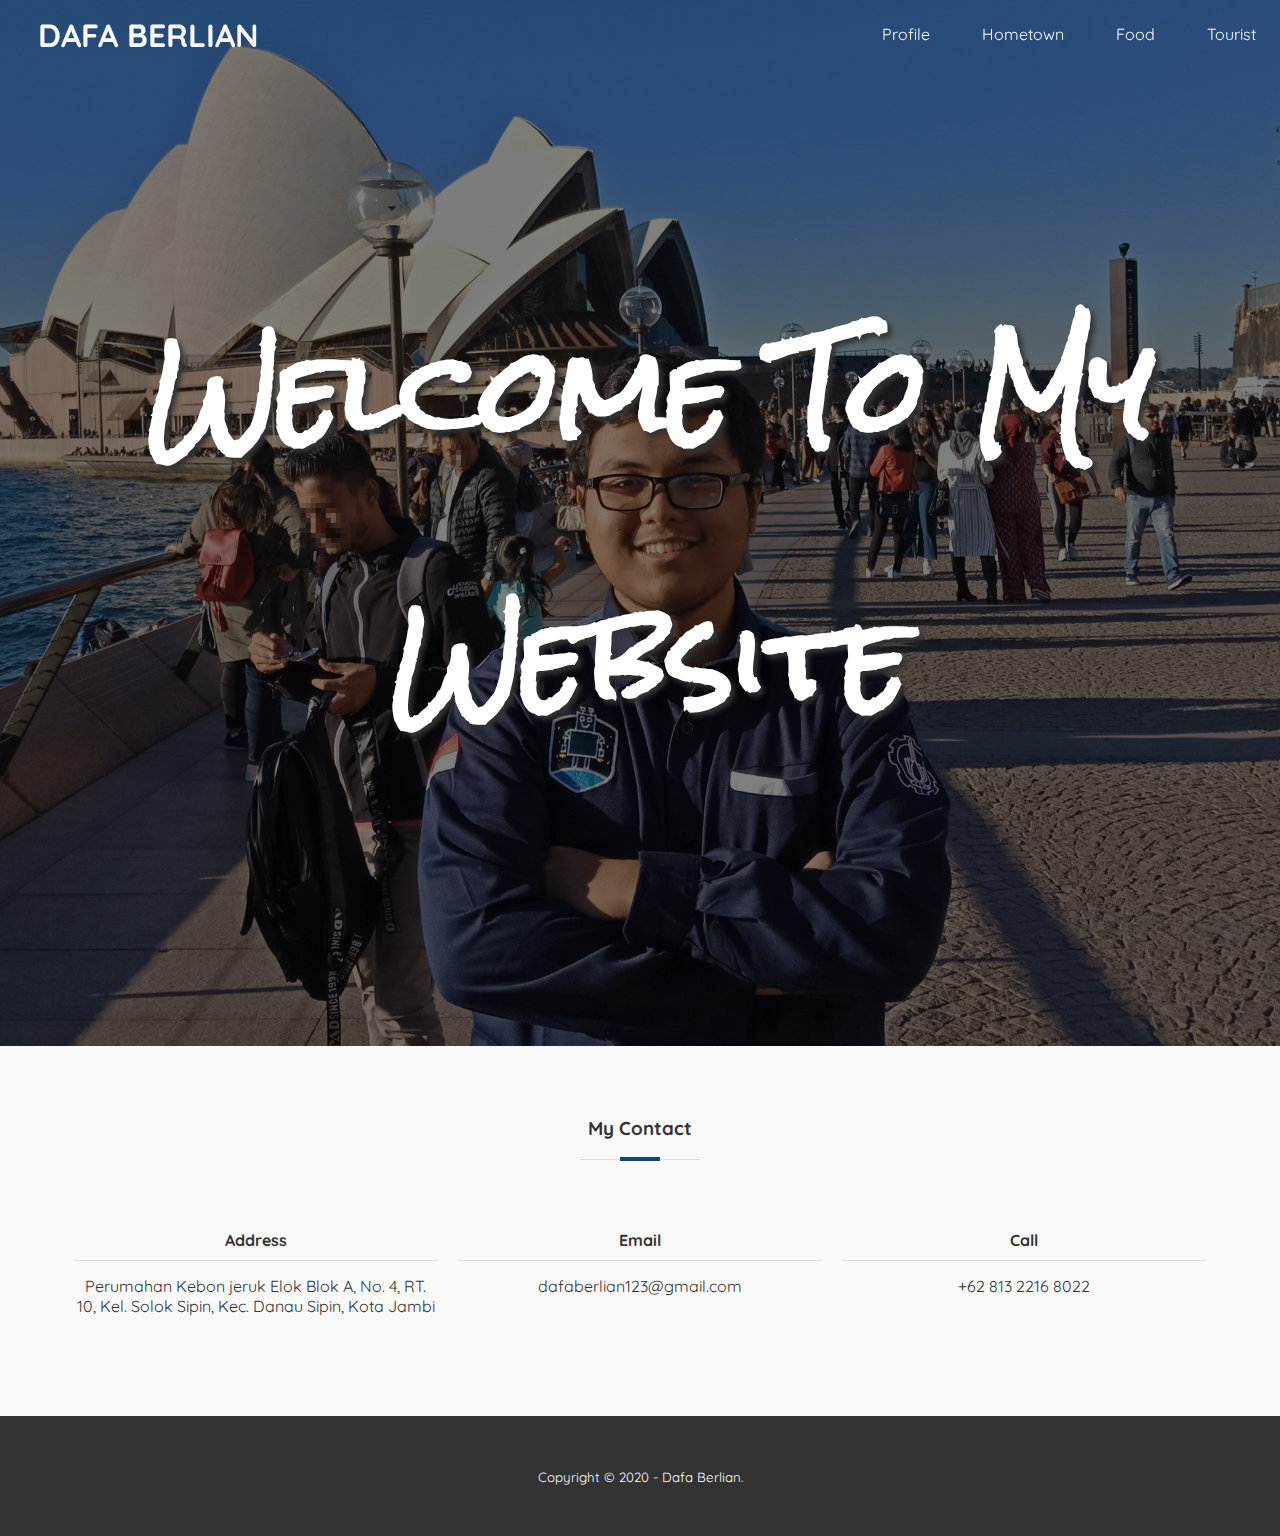
<file: index.html>
<!DOCTYPE html>
<html>

<head>
  <meta charset="utf-8">
  <meta name="viewport" content="width=device-width, initial-scale=1">
  <title>Dafa Berlian</title>
  <link rel="shortcut icon" href="img/favicon.ico" type="image/x-icon" />
  <link rel="stylesheet" type="text/css" href="css/style.css">
  <link href="https://fonts.googleapis.com/css2?family=Rock+Salt&display=swap" rel="stylesheet">
  <link href="https://fonts.googleapis.com/css2?family=Quicksand:wght@500&display=swap" rel="stylesheet">
</head>

<body>
  <input type="checkbox" id="check">
  <div class="sidebar">
    <ul>
      <a href="profile/"><li>Profile</li></a>
      <a href="hometown/"><li>Hometown</li></a>
      <a href="food/"><li>Food</li></a>
      <a href="tourist/"><li>Tourist</li></a>
    </ul>
  </div>

  <header>
    <div class="container">
      <h1><a href=".">DAFA BERLIAN</a></h1>
      <ul>
        <a href="profile/"><li>Profile</li></a>
        <a href="hometown/"><li>Hometown</li></a>
        <a href="food/"><li>Food</li></a>
        <a href="tourist/"><li>Tourist</li></a>
      </ul>

      <label for="check" class="mobile-menu">
        <div></div>
        <div></div>
        <div></div>
      </label>
    </div>
  </header>

  <section class="banner">
    <div class="container">
      <div class="banner-left">
        <h1>Welcome To My Website</h1>
      </div>
    </div>
  </section>

  <section id="contact">
    <div class="container">
      <h3>My Contact</h3>
      <div class="col-3">
        <h4>Address</h4>
        <p>Perumahan Kebon jeruk Elok Blok A, No. 4, RT. 10, Kel. Solok Sipin, Kec. Danau Sipin, Kota Jambi</p>
      </div>

      <div class="col-3">
        <h4>Email</h4>
        <p>dafaberlian123@gmail.com</p>
      </div>

      <div class="col-3">
        <h4>Call</h4>
        <p>+62 813 2216 8022</p>
      </div>
    </div>
  </section>

  <footer>
    <div class="container">
      <small>Copyright &copy; 2020 - Dafa Berlian.</small>
    </div>
  </footer>

</body>

</html>
</file>
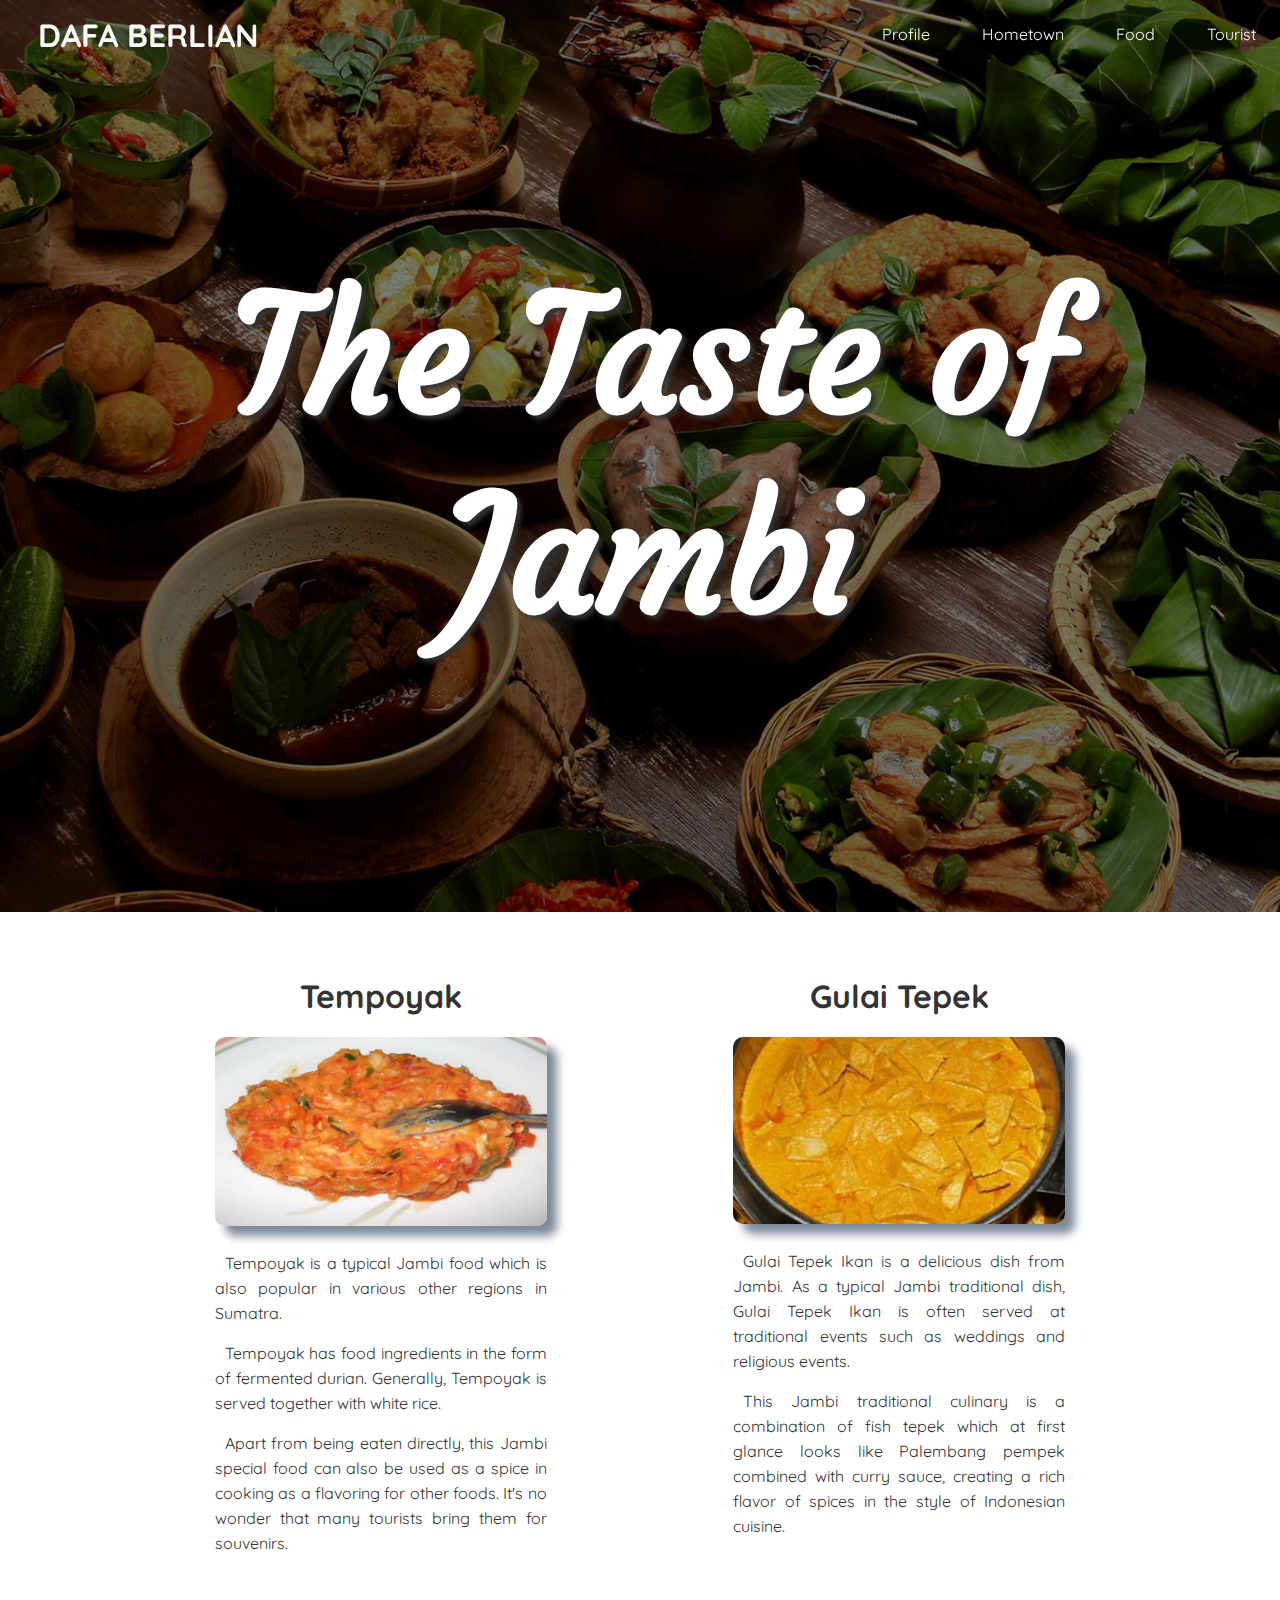
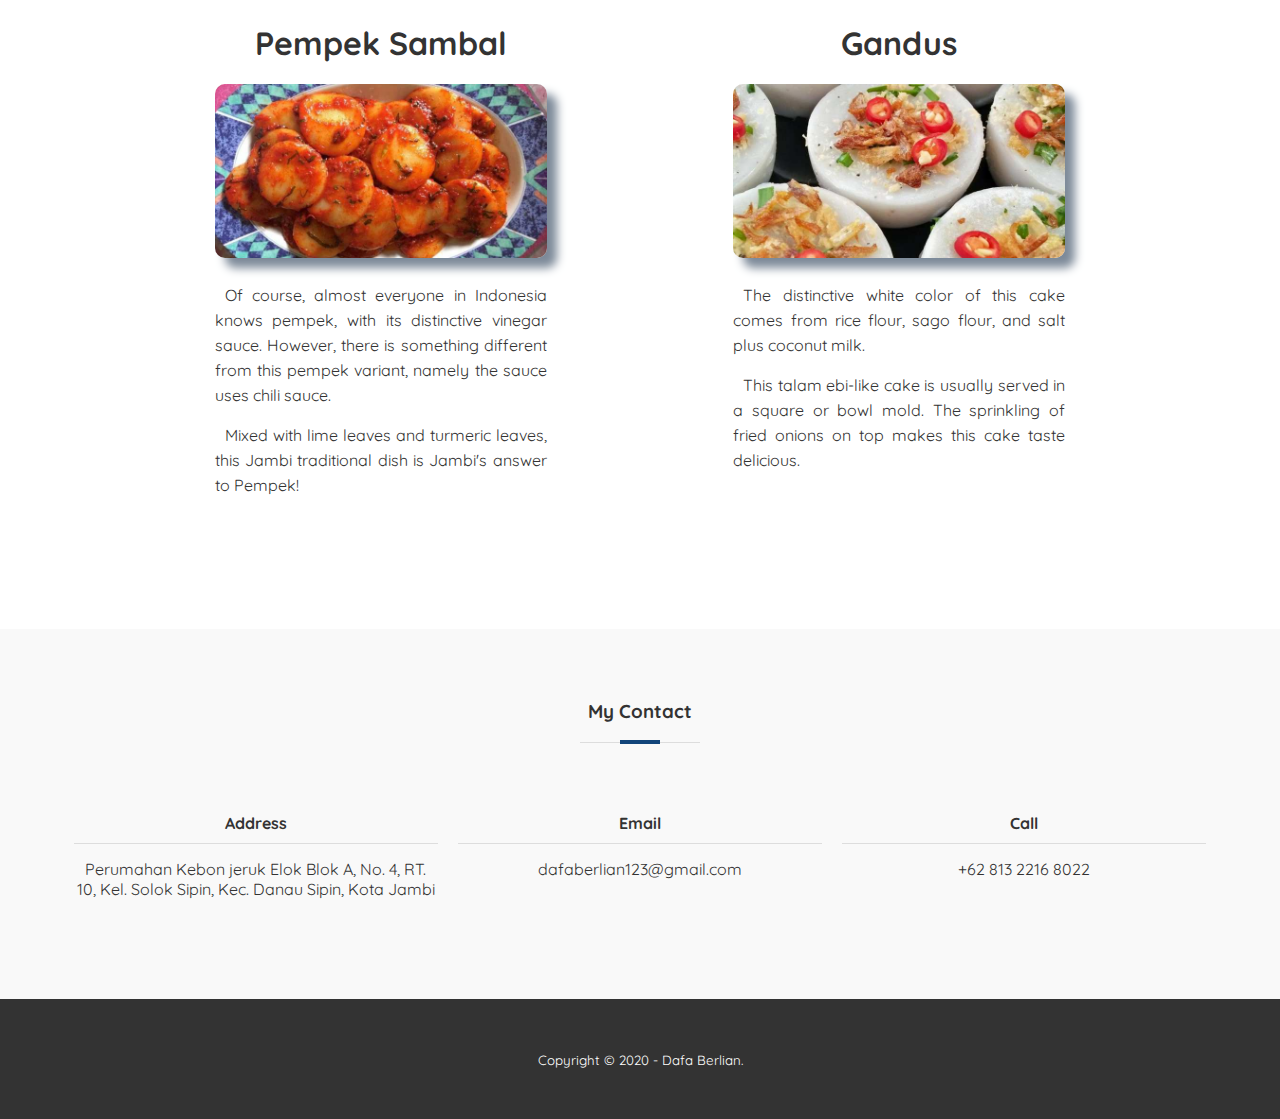
<file: food/index.html>
<!DOCTYPE html>
<html>

<head>
  <meta charset="utf-8">
  <meta name="viewport" content="width=device-width, initial-scale=1">
  <title>Food - Dafa Berlian</title>
  <link rel="shortcut icon" href="../img/favicon.ico" type="image/x-icon" />
  <link rel="stylesheet" type="text/css" href="css/style.css">
  <link href="https://fonts.googleapis.com/css2?family=Courgette&display=swap" rel="stylesheet">
  <link href="https://fonts.googleapis.com/css2?family=Quicksand:wght@500&display=swap" rel="stylesheet">
</head>

<body>
  <input type="checkbox" id="check">
  <div class="sidebar">
    <ul>
      <a href="../profile/"><li>Profile</li></a>
      <a href="../hometown/"><li>Hometown</li></a>
      <a href="../food/"><li>Food</li></a>
      <a href="../tourist/"><li>Tourist</li></a>
    </ul>
  </div>

  <header>
    <div class="container">
      <h1><a href="../">DAFA BERLIAN</a></h1>
      <ul>
        <a href="../profile/"><li>Profile</li></a>
        <a href="../hometown/"><li>Hometown</li></a>
        <a href="../food/"><li>Food</li></a>
        <a href="../tourist/"><li>Tourist</li></a>
      </ul>

      <label for="check" class="mobile-menu">
        <div></div>
        <div></div>
        <div></div>
      </label>
    </div>
  </header>

  <section class="banner">
    <div class="container">
      <div class="banner-left">
        <h1>The Taste of Jambi</h1>
      </div>
    </div>
  </section>

  <section id="about">
    <div class="container">
      <div class="item">
        <h1>Tempoyak</h1>
        <img src="img/tempoyak.jpg" alt="tempoyak">
        <p>Tempoyak is a typical Jambi food which is also popular in various other regions in Sumatra.</p>
        <p>Tempoyak has food ingredients in the form of fermented durian. Generally, Tempoyak is served together with white rice.</p>
        <p>Apart from being eaten directly, this Jambi special food can also be used as a spice in cooking as a flavoring for other foods. It's no wonder that many tourists bring them for souvenirs.</p>
      </div>
      
      <div class="item">
        <h1>Gulai Tepek</h1>
        <img src="img/tepek.jpg" alt="gulai tepek">
        <p>Gulai Tepek Ikan is a delicious dish from Jambi. As a typical Jambi traditional dish, Gulai Tepek Ikan is often served at traditional events such as weddings and religious events.</p>
        <p>This Jambi traditional culinary is a combination of fish tepek which at first glance looks like Palembang pempek combined with curry sauce, creating a rich flavor of spices in the style of Indonesian cuisine.</p>
      </div>

      <div class="item">
        <h1>Pempek Sambal</h1>
        <img src="img/sambal.jpg" alt="pempek sambal">
        <p>Of course, almost everyone in Indonesia knows pempek, with its distinctive vinegar sauce. However, there is something different from this pempek variant, namely the sauce uses chili sauce.</p>
        <p>Mixed with lime leaves and turmeric leaves, this Jambi traditional dish is Jambi's answer to Pempek!</p>
      </div>
      <div class="item">
        <h1>Gandus</h1>
        <img src="img/gandus.jpg" alt="gandus">
        <p>The distinctive white color of this cake comes from rice flour, sago flour, and salt plus coconut milk.</p>
        <p>This talam ebi-like cake is usually served in a square or bowl mold. The sprinkling of fried onions on top makes this cake taste delicious.</p>
      </div>
    </div>
    </div>
  </section>

  <section id="contact">
    <div class="container">
      <h3>My Contact</h3>
      <div class="col-3">
        <h4>Address</h4>
        <p>Perumahan Kebon jeruk Elok Blok A, No. 4, RT. 10, Kel. Solok Sipin, Kec. Danau Sipin, Kota Jambi</p>
      </div>

      <div class="col-3">
        <h4>Email</h4>
        <p>dafaberlian123@gmail.com</p>
      </div>

      <div class="col-3">
        <h4>Call</h4>
        <p>+62 813 2216 8022</p>
      </div>
    </div>
  </section>

  <footer>
    <div class="container">
      <small>Copyright &copy; 2020 - Dafa Berlian.</small>
    </div>
  </footer>

</body>

</html>
</file>
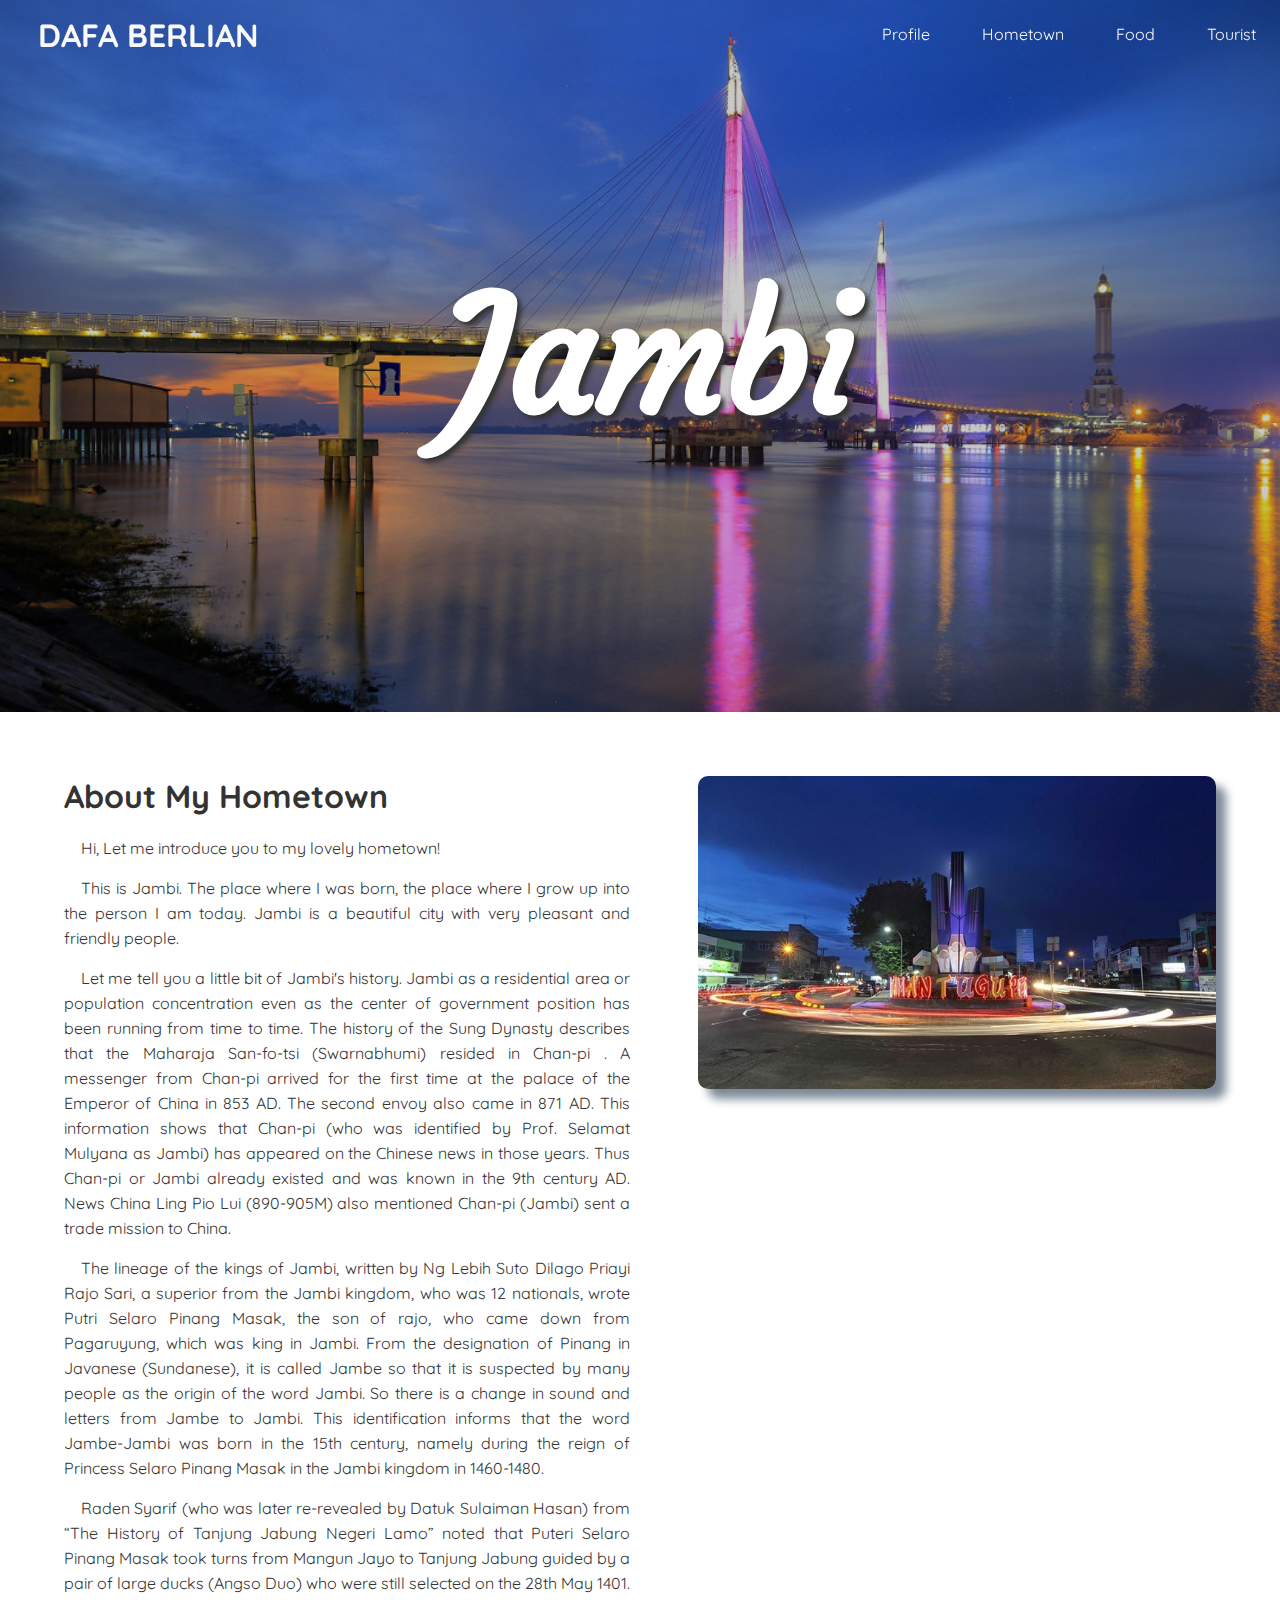
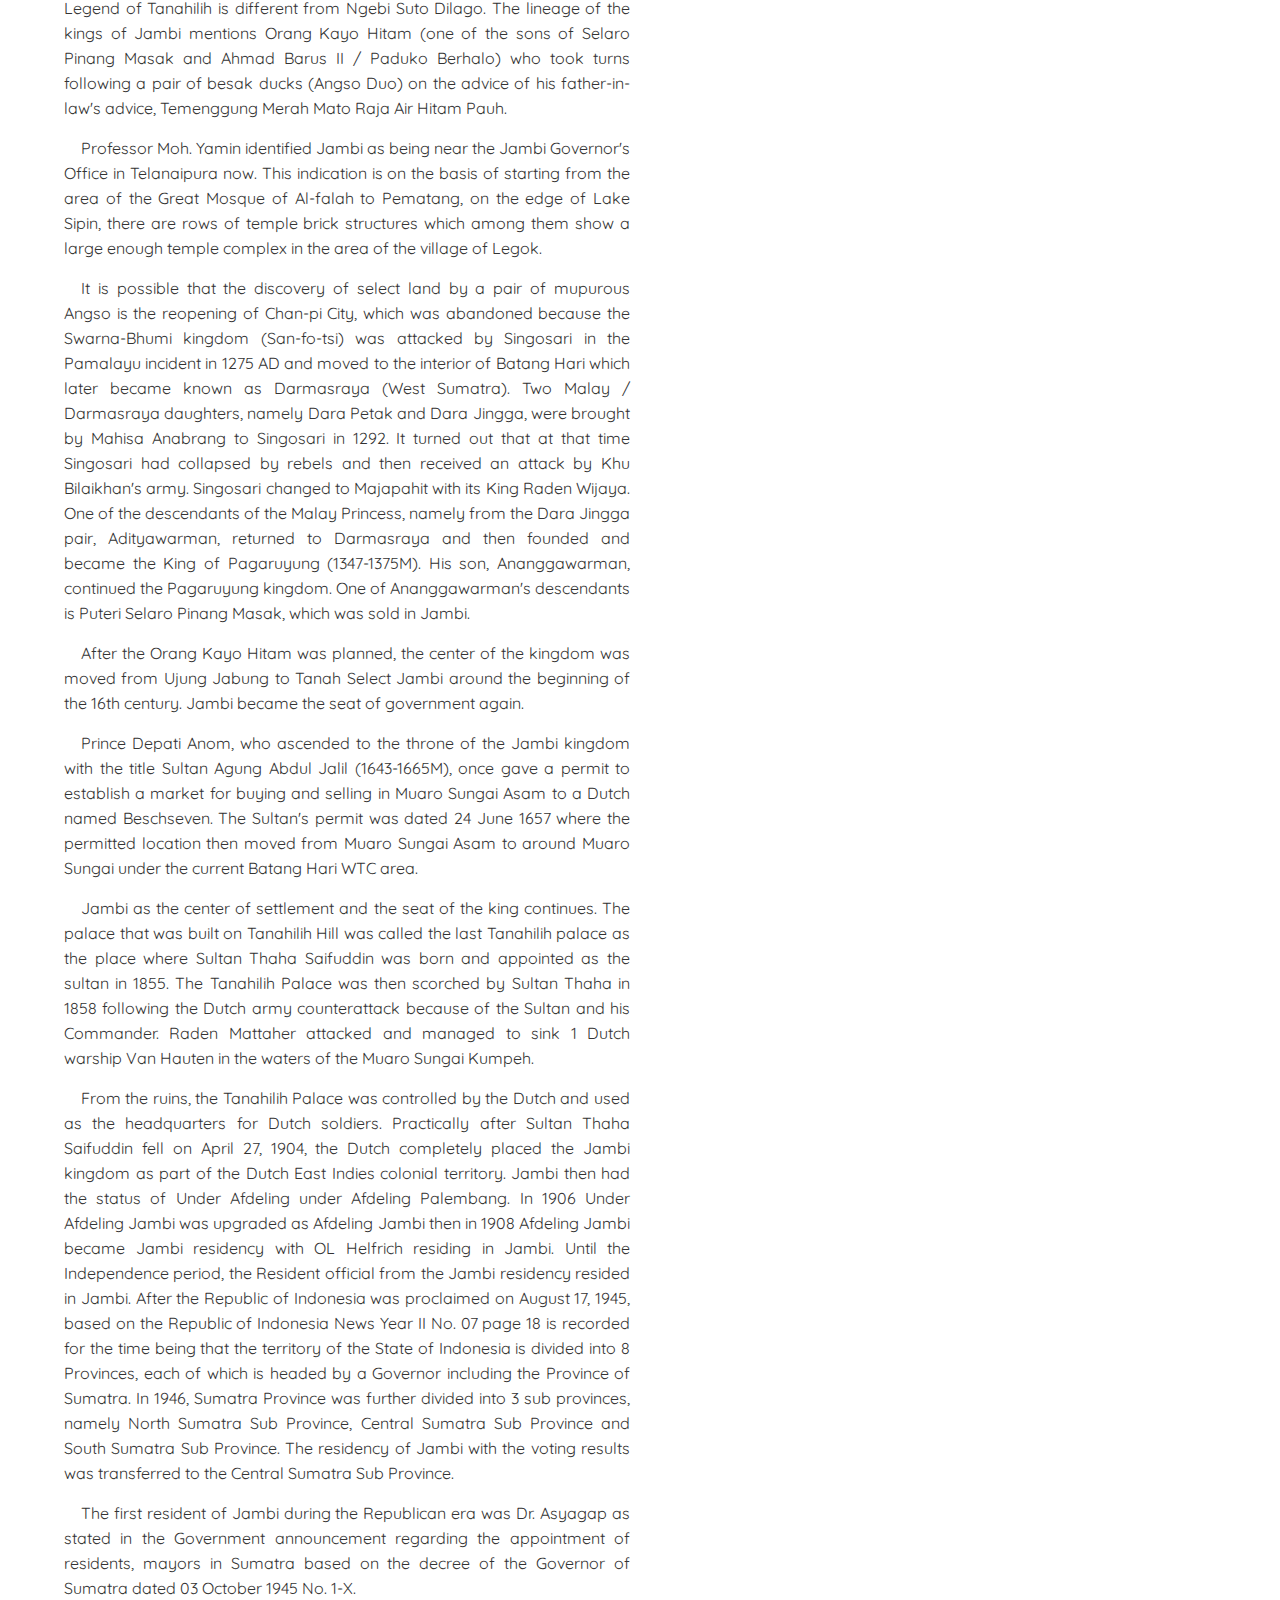
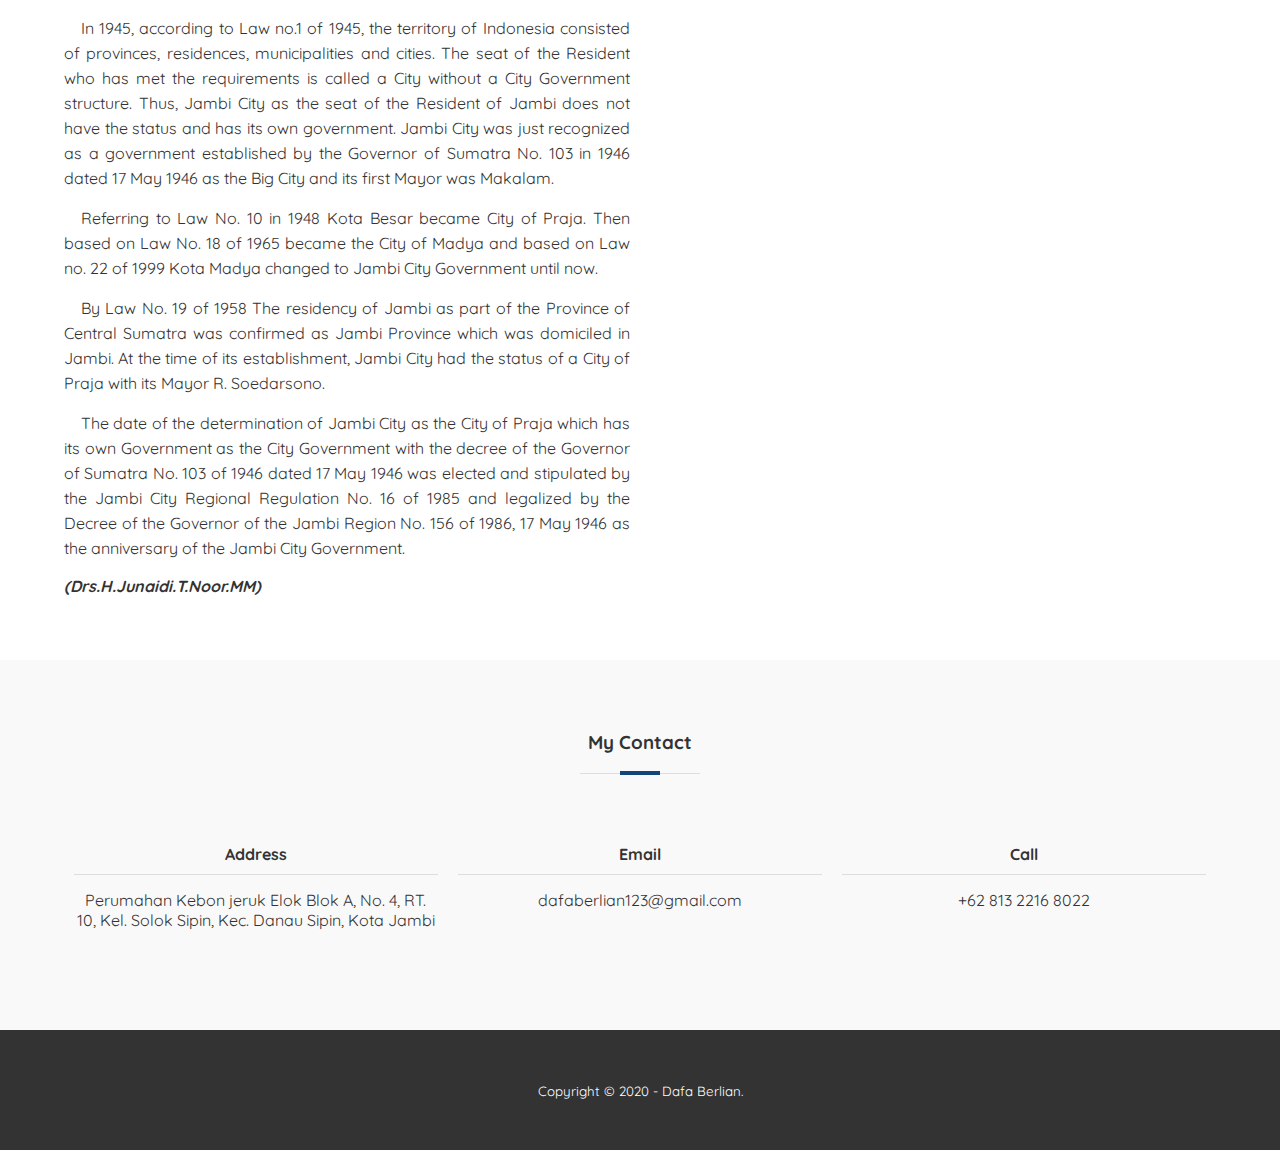
<file: hometown/index.html>
<!DOCTYPE html>
<html>

<head>
  <meta charset="utf-8">
  <meta name="viewport" content="width=device-width, initial-scale=1">
  <title>Hometown - Dafa Berlian</title>
  <link rel="shortcut icon" href="../img/favicon.ico" type="image/x-icon" />
  <link rel="stylesheet" type="text/css" href="css/style.css">
  <link href="https://fonts.googleapis.com/css2?family=Courgette&display=swap" rel="stylesheet">
  <link href="https://fonts.googleapis.com/css2?family=Quicksand:wght@500&display=swap" rel="stylesheet">
</head>

<body>
  <input type="checkbox" id="check">
  <div class="sidebar">
    <ul>
      <a href="../profile/"><li>Profile</li></a>
      <a href="../hometown/"><li>Hometown</li></a>
      <a href="../food/"><li>Food</li></a>
      <a href="../tourist/"><li>Tourist</li></a>
    </ul>
  </div>

  <header>
    <div class="container">
      <h1><a href="../">DAFA BERLIAN</a></h1>
      <ul>
        <a href="../profile/"><li>Profile</li></a>
        <a href="../hometown/"><li>Hometown</li></a>
        <a href="../food/"><li>Food</li></a>
        <a href="../tourist/"><li>Tourist</li></a>
      </ul>

      <label for="check" class="mobile-menu">
        <div></div>
        <div></div>
        <div></div>
      </label>
    </div>
  </header>

  <section class="banner">
      <div class="container">
          <div class="banner-left">
              <h1>Jambi</h1>
          </div>
      </div>
  </section>

  <section id="about">
      <div class="container">
        <img src="img/tugu pers.jpg" alt="tugu pers">
        <div class="textbox">
          <h1>About My Hometown</h1>
          <br>
          <p>Hi, Let me introduce you to my lovely hometown! </p>
          <p>This is Jambi. The place where I was born, the place where I grow up into the person I am today. Jambi is a beautiful city with very pleasant and friendly people.</p>
          <p>Let me tell you a little bit of Jambi's history. Jambi as a residential area or population concentration even as the center of government position has been running from time to time. The history of the Sung Dynasty describes that the Maharaja San-fo-tsi (Swarnabhumi) resided in Chan-pi . A messenger from Chan-pi arrived for the first time at the palace of the Emperor of China in 853 AD. The second envoy also came in 871 AD. This information shows that Chan-pi (who was identified by Prof. Selamat Mulyana as Jambi) has appeared on the Chinese news in those years. Thus Chan-pi or Jambi already existed and was known in the 9th century AD. News China Ling Pio Lui (890-905M) also mentioned Chan-pi (Jambi) sent a trade mission to China.</p>
          <p>The lineage of the kings of Jambi, written by Ng Lebih Suto Dilago Priayi Rajo Sari, a superior from the Jambi kingdom, who was 12 nationals, wrote Putri Selaro Pinang Masak, the son of rajo, who came down from Pagaruyung, which was king in Jambi. From the designation of Pinang in Javanese (Sundanese), it is called Jambe so that it is suspected by many people as the origin of the word Jambi. So there is a change in sound and letters from Jambe to Jambi. This identification informs that the word Jambe-Jambi was born in the 15th century, namely during the reign of Princess Selaro Pinang Masak in the Jambi kingdom in 1460-1480.</p>
          <p>Raden Syarif (who was later re-revealed by Datuk Sulaiman Hasan) from “The History of Tanjung Jabung Negeri Lamo” noted that Puteri Selaro Pinang Masak took turns from Mangun Jayo to Tanjung Jabung guided by a pair of large ducks (Angso Duo) who were still selected on the 28th May 1401. Legend of Tanahilih is different from Ngebi Suto Dilago. The lineage of the kings of Jambi mentions Orang Kayo Hitam (one of the sons of Selaro Pinang Masak and Ahmad Barus II / Paduko Berhalo) who took turns following a pair of besak ducks (Angso Duo) on the advice of his father-in-law's advice, Temenggung Merah Mato Raja Air Hitam Pauh.</p>
          <p>Professor Moh. Yamin identified Jambi as being near the Jambi Governor's Office in Telanaipura now. This indication is on the basis of starting from the area of ​​the Great Mosque of Al-falah to Pematang, on the edge of Lake Sipin, there are rows of temple brick structures which among them show a large enough temple complex in the area of ​​the village of Legok.</p>
          <p>It is possible that the discovery of select land by a pair of mupurous Angso is the reopening of Chan-pi City, which was abandoned because the Swarna-Bhumi kingdom (San-fo-tsi) was attacked by Singosari in the Pamalayu incident in 1275 AD and moved to the interior of Batang Hari which later became known as Darmasraya (West Sumatra). Two Malay / Darmasraya daughters, namely Dara Petak and Dara Jingga, were brought by Mahisa Anabrang to Singosari in 1292. It turned out that at that time Singosari had collapsed by rebels and then received an attack by Khu Bilaikhan's army. Singosari changed to Majapahit with its King Raden Wijaya. One of the descendants of the Malay Princess, namely from the Dara Jingga pair, Adityawarman, returned to Darmasraya and then founded and became the King of Pagaruyung (1347-1375M). His son, Ananggawarman, continued the Pagaruyung kingdom. One of Ananggawarman's descendants is Puteri Selaro Pinang Masak, which was sold in Jambi.</p>
          <p>After the Orang Kayo Hitam was planned, the center of the kingdom was moved from Ujung Jabung to Tanah Select Jambi around the beginning of the 16th century. Jambi became the seat of government again.</p>
          <p>Prince Depati Anom, who ascended to the throne of the Jambi kingdom with the title Sultan Agung Abdul Jalil (1643-1665M), once gave a permit to establish a market for buying and selling in Muaro Sungai Asam to a Dutch named Beschseven. The Sultan's permit was dated 24 June 1657 where the permitted location then moved from Muaro Sungai Asam to around Muaro Sungai under the current Batang Hari WTC area.</p>
          <p>Jambi as the center of settlement and the seat of the king continues. The palace that was built on Tanahilih Hill was called the last Tanahilih palace as the place where Sultan Thaha Saifuddin was born and appointed as the sultan in 1855. The Tanahilih Palace was then scorched by Sultan Thaha in 1858 following the Dutch army counterattack because of the Sultan and his Commander. Raden Mattaher attacked and managed to sink 1 Dutch warship Van Hauten in the waters of the Muaro Sungai Kumpeh.</p>
          <p>From the ruins, the Tanahilih Palace was controlled by the Dutch and used as the headquarters for Dutch soldiers. Practically after Sultan Thaha Saifuddin fell on April 27, 1904, the Dutch completely placed the Jambi kingdom as part of the Dutch East Indies colonial territory. Jambi then had the status of Under Afdeling under Afdeling Palembang. In 1906 Under Afdeling Jambi was upgraded as Afdeling Jambi then in 1908 Afdeling Jambi became Jambi residency with OL Helfrich residing in Jambi. Until the Independence period, the Resident official from the Jambi residency resided in Jambi. After the Republic of Indonesia was proclaimed on August 17, 1945, based on the Republic of Indonesia News Year II No. 07 page 18 is recorded for the time being that the territory of the State of Indonesia is divided into 8 Provinces, each of which is headed by a Governor including the Province of Sumatra. In 1946, Sumatra Province was further divided into 3 sub provinces, namely North Sumatra Sub Province, Central Sumatra Sub Province and South Sumatra Sub Province. The residency of Jambi with the voting results was transferred to the Central Sumatra Sub Province.</p>
          <p>The first resident of Jambi during the Republican era was Dr. Asyagap as stated in the Government announcement regarding the appointment of residents, mayors in Sumatra based on the decree of the Governor of Sumatra dated 03 October 1945 No. 1-X.</p>
          <p>In 1945, according to Law no.1 of 1945, the territory of Indonesia consisted of provinces, residences, municipalities and cities. The seat of the Resident who has met the requirements is called a City without a City Government structure. Thus, Jambi City as the seat of the Resident of Jambi does not have the status and has its own government. Jambi City was just recognized as a government established by the Governor of Sumatra No. 103 in 1946 dated 17 May 1946 as the Big City and its first Mayor was Makalam.</p>
          <p>Referring to Law No. 10 in 1948 Kota Besar became City of Praja. Then based on Law No. 18 of 1965 became the City of Madya and based on Law no. 22 of 1999 Kota Madya changed to Jambi City Government until now.</p>
          <p>By Law No. 19 of 1958 The residency of Jambi as part of the Province of Central Sumatra was confirmed as Jambi Province which was domiciled in Jambi. At the time of its establishment, Jambi City had the status of a City of Praja with its Mayor R. Soedarsono.</p>
          <p>The date of the determination of Jambi City as the City of Praja which has its own Government as the City Government with the decree of the Governor of Sumatra No. 103 of 1946 dated 17 May 1946 was elected and stipulated by the Jambi City Regional Regulation No. 16 of 1985 and legalized by the Decree of the Governor of the Jambi Region No. 156 of 1986, 17 May 1946 as the anniversary of the Jambi City Government.</p>
          <b><i><h4>(Drs.H.Junaidi.T.Noor.MM)</h4></i></b>  
        </div>
      </div>
  </section>

  <section id="contact">
      <div class="container">
          <h3>My Contact</h3>
          <div class="col-3">
              <h4>Address</h4>
              <p>Perumahan Kebon jeruk Elok Blok A, No. 4, RT. 10, Kel. Solok Sipin, Kec. Danau Sipin, Kota Jambi</p>
          </div>

          <div class="col-3">
              <h4>Email</h4>
              <p>dafaberlian123@gmail.com</p>
          </div>

          <div class="col-3">
              <h4>Call</h4>
              <p>+62 813 2216 8022</p>
          </div>
      </div>
  </section>

  <footer>
      <div class="container">
          <small>Copyright &copy; 2020 - Dafa Berlian.</small>
      </div>
  </footer>

</body>

</html>
</file>
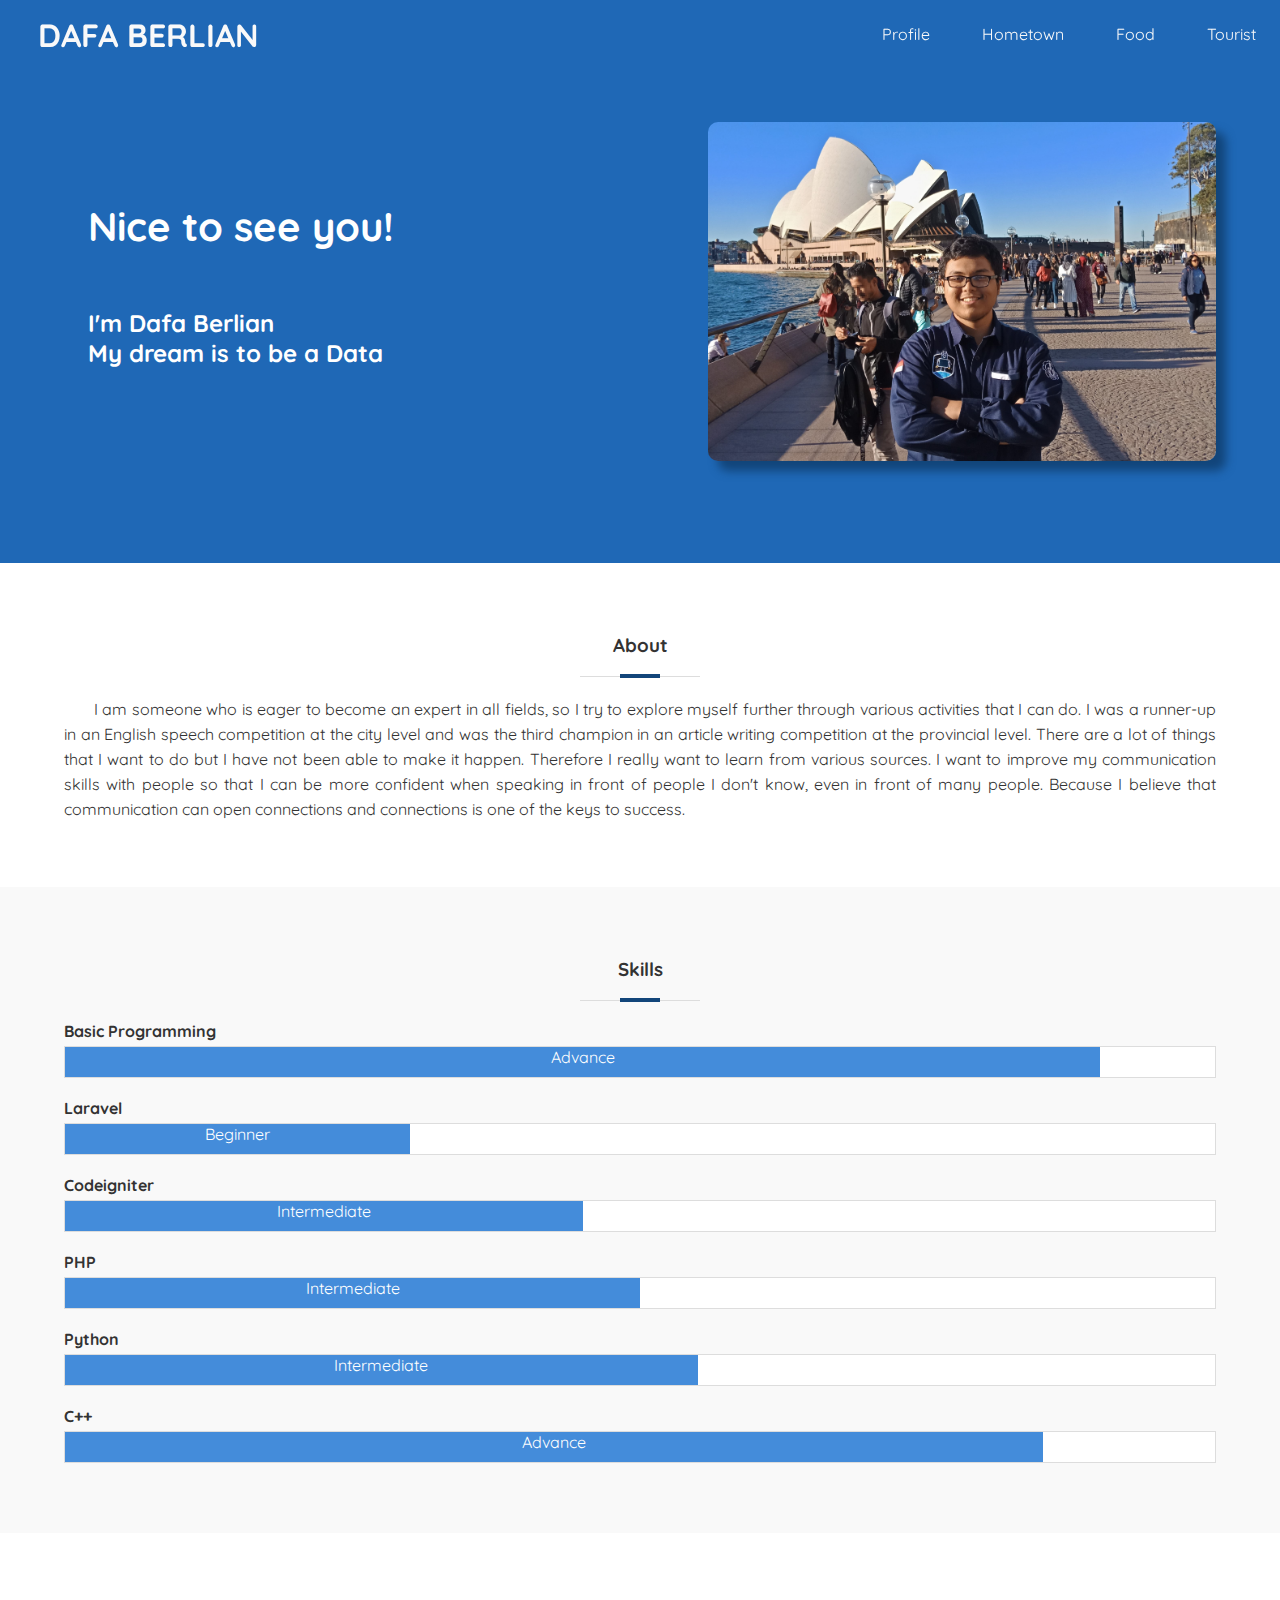
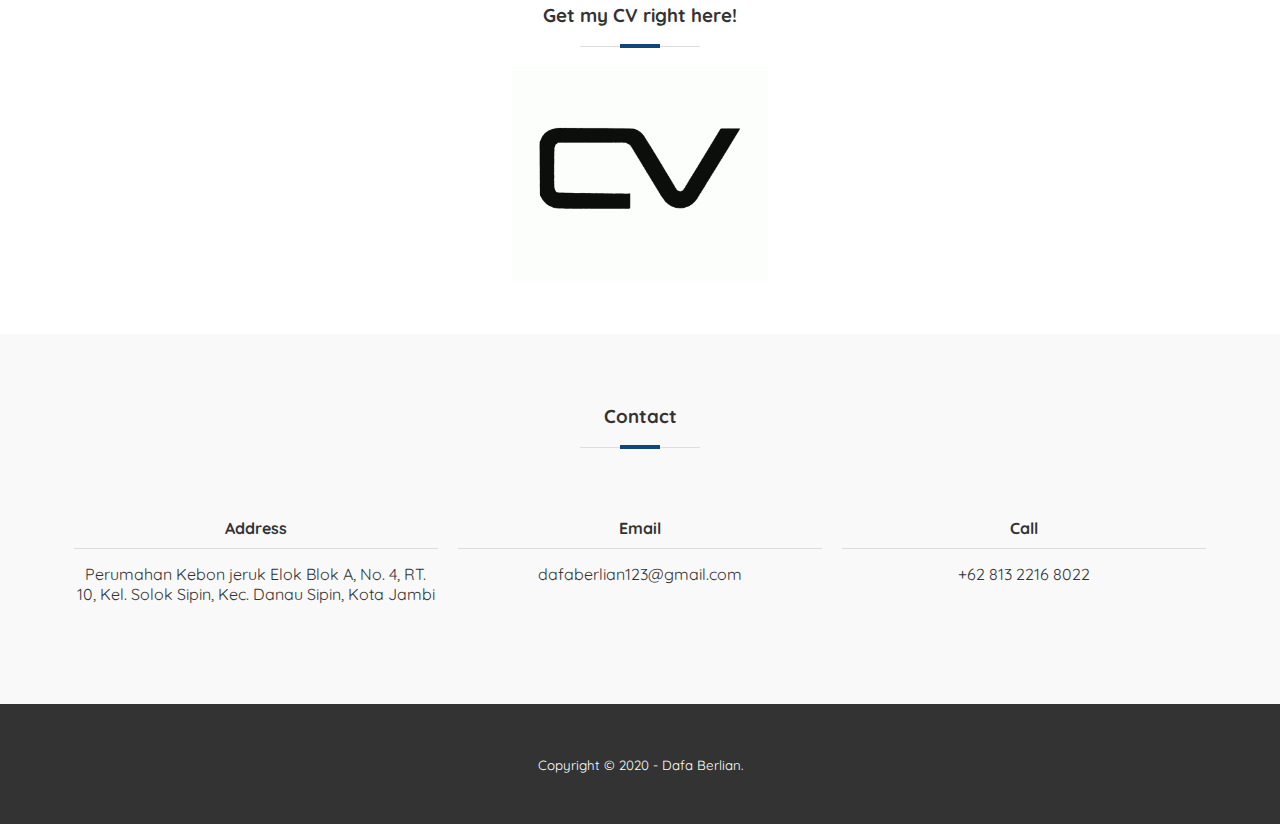
<file: profile/index.html>
<!DOCTYPE html>
<html>

<head>
  <meta charset="utf-8">
  <meta name="viewport" content="width=device-width, initial-scale=1">
  <title>Profile - Dafa Berlian</title>
  <link rel="shortcut icon" href="../img/favicon.ico" type="image/x-icon" />
  <link rel="stylesheet" type="text/css" href="css/style.css">
  <link href="https://fonts.googleapis.com/css2?family=Quicksand:wght@500&display=swap" rel="stylesheet">
</head>

<body>
  <input type="checkbox" id="check">
  <div class="sidebar">
    <ul>
      <a href="../profile/"><li>Profile</li></a>
      <a href="../hometown/"><li>Hometown</li></a>
      <a href="../food/"><li>Food</li></a>
      <a href="../tourist/"><li>Tourist</li></a>
    </ul>
  </div>

  <header>
    <div class="container">
      <h1><a href="../">DAFA BERLIAN</a></h1>
      <ul>
        <a href="../profile/"><li>Profile</li></a>
        <a href="../hometown/"><li>Hometown</li></a>
        <a href="../food/"><li>Food</li></a>
        <a href="../tourist/"><li>Tourist</li></a>
      </ul>

      <label for="check" class="mobile-menu">
        <div></div>
        <div></div>
        <div></div>
      </label>
    </div>
  </header>

  <section class="banner">
    <div class="container">
      <div class="banner-left">
        <img src="uploads/dafa.jpg">
        <h1>Nice to see you!</h1>
        <h2>I'm Dafa Berlian<br> My dream is to be a <span class="typing-efffect"></span></h2>
      </div>
    </div>
  </section>

  <section id="about">
    <div class="container">
      <h3>About</h3>
      <p>I am someone who is eager to become an expert in all fields, so I try to explore myself further through various activities that I can do. I was a runner-up in an English speech competition at the city level and was the third champion in an
          article writing competition at the provincial level. There are a lot of things that I want to do but I have not been able to make it happen. Therefore I really want to learn from various sources. I want to improve my communication skills
          with people so that I can be more confident when speaking in front of people I don't know, even in front of many people. Because I believe that communication can open connections and connections is one of the keys to success. </p>
    </div>
  </section>

  <section id="skills">
    <div class="container">
      <h3>Skills</h3>
      <h4>Basic Programming</h4>
      <div class="bar">
        <span class="nilai programming">Advance</span>
      </div>

      <h4>Laravel</h4>
      <div class="bar">
        <span class="nilai laravel">Beginner</span>
      </div>

      <h4>Codeigniter</h4>
      <div class="bar">
        <span class="nilai codeigniter">Intermediate</span>
      </div>

      <h4>PHP</h4>
      <div class="bar">
        <span class="nilai php">Intermediate</span>
      </div>

      <h4>Python</h4>
      <div class="bar">
        <span class="nilai py">Intermediate</span>
      </div>

      <h4>C++</h4>
      <div class="bar">
        <span class="nilai cpp">Advance</span>
      </div>
    </div>
  </section>


  <section class="cv">
    <h3>Get my CV right here!</h3>
    <div class="vertical-center">
      <a href="uploads/CV R Dafa Berlian Denmar with GPA.pdf" download="uploads/CV R Dafa Berlian Denmar with GPA.pdf">
        <img src="uploads/cvLogo.gif" alt="logo CV">
      </a>
    </div>
  </section>

  <section id="contact">
    <div class="container">
      <h3>Contact</h3>
      <div class="col-3">
        <h4>Address</h4>
        <p>Perumahan Kebon jeruk Elok Blok A, No. 4, RT. 10, Kel. Solok Sipin, Kec. Danau Sipin, Kota Jambi</p>
      </div>

      <div class="col-3">
        <h4>Email</h4>
        <p>dafaberlian123@gmail.com</p>
      </div>

      <div class="col-3">
        <h4>Call</h4>
        <p>+62 813 2216 8022</p>
      </div>
    </div>
  </section>

  <footer>
    <div class="container">
      <small>Copyright &copy; 2020 - Dafa Berlian.</small>
    </div>
  </footer>

  <script src="js/script.js"></script>
</body>

</html>
</file>
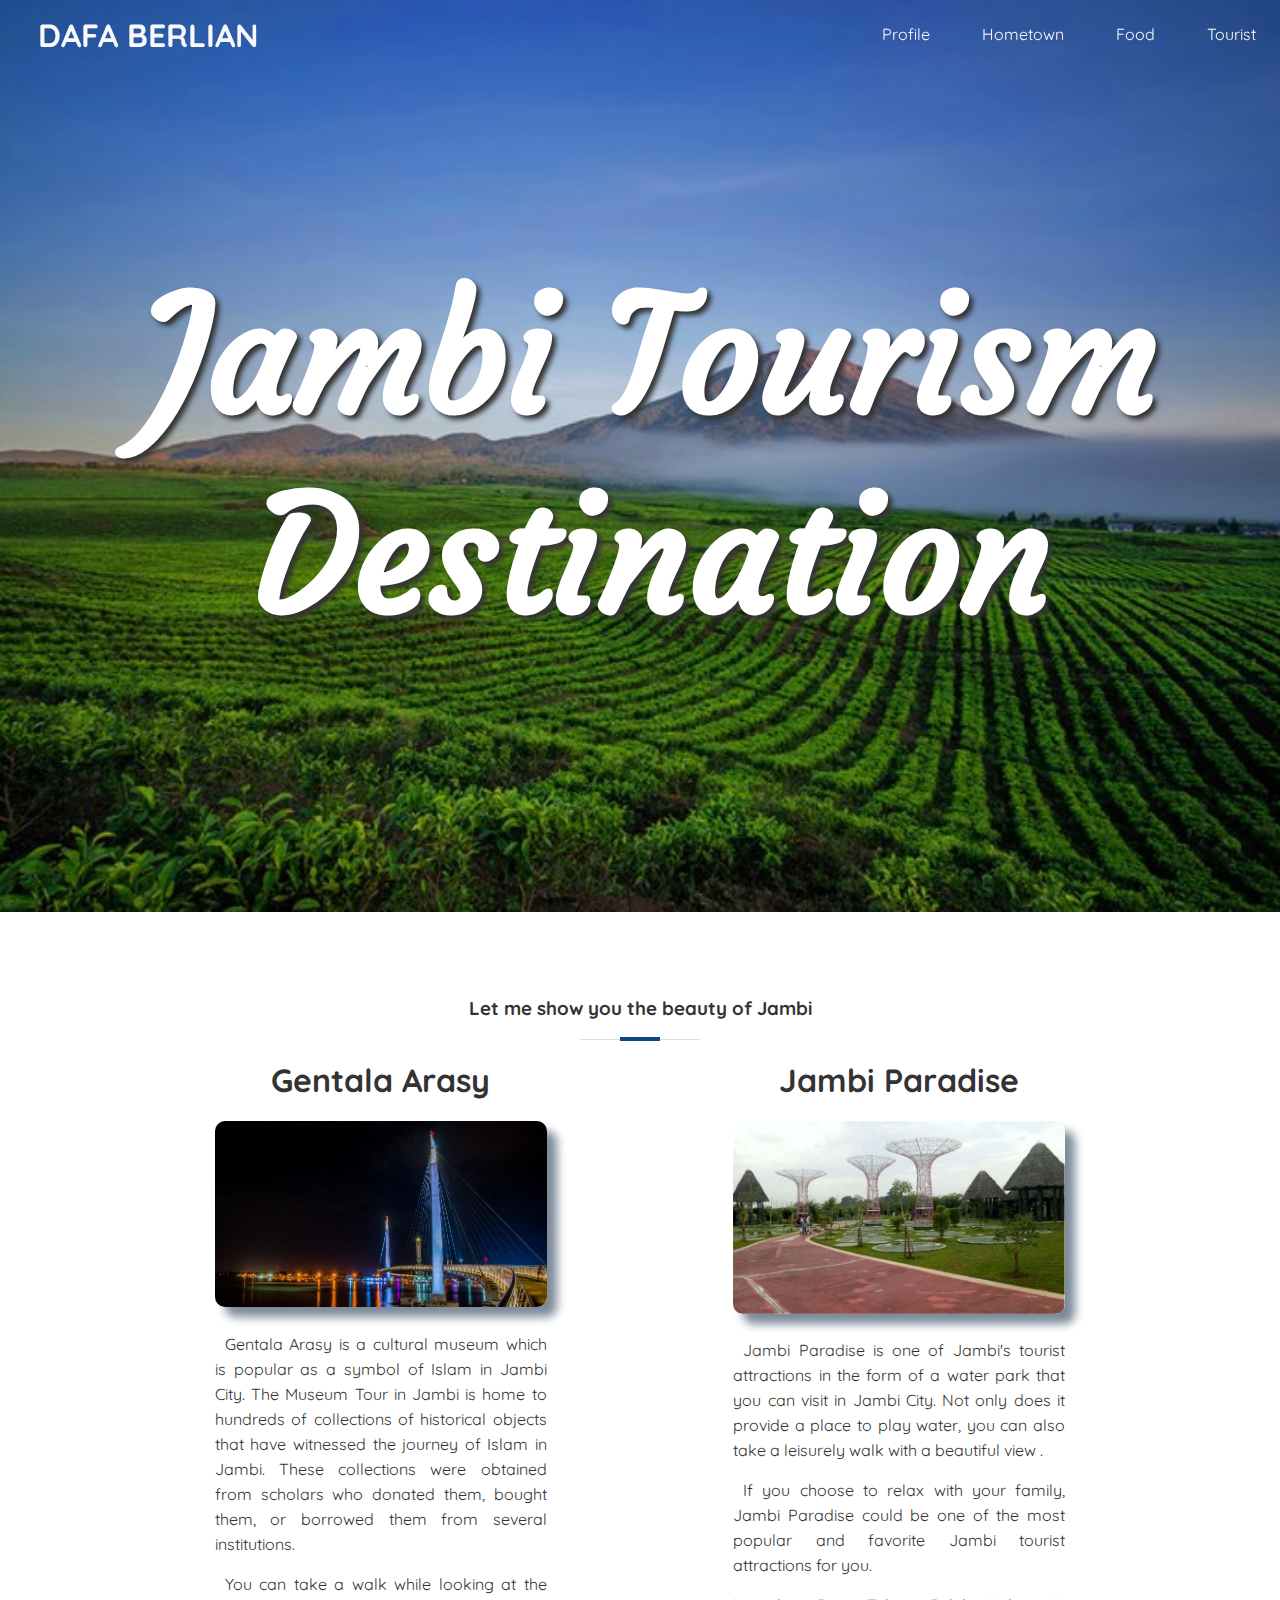
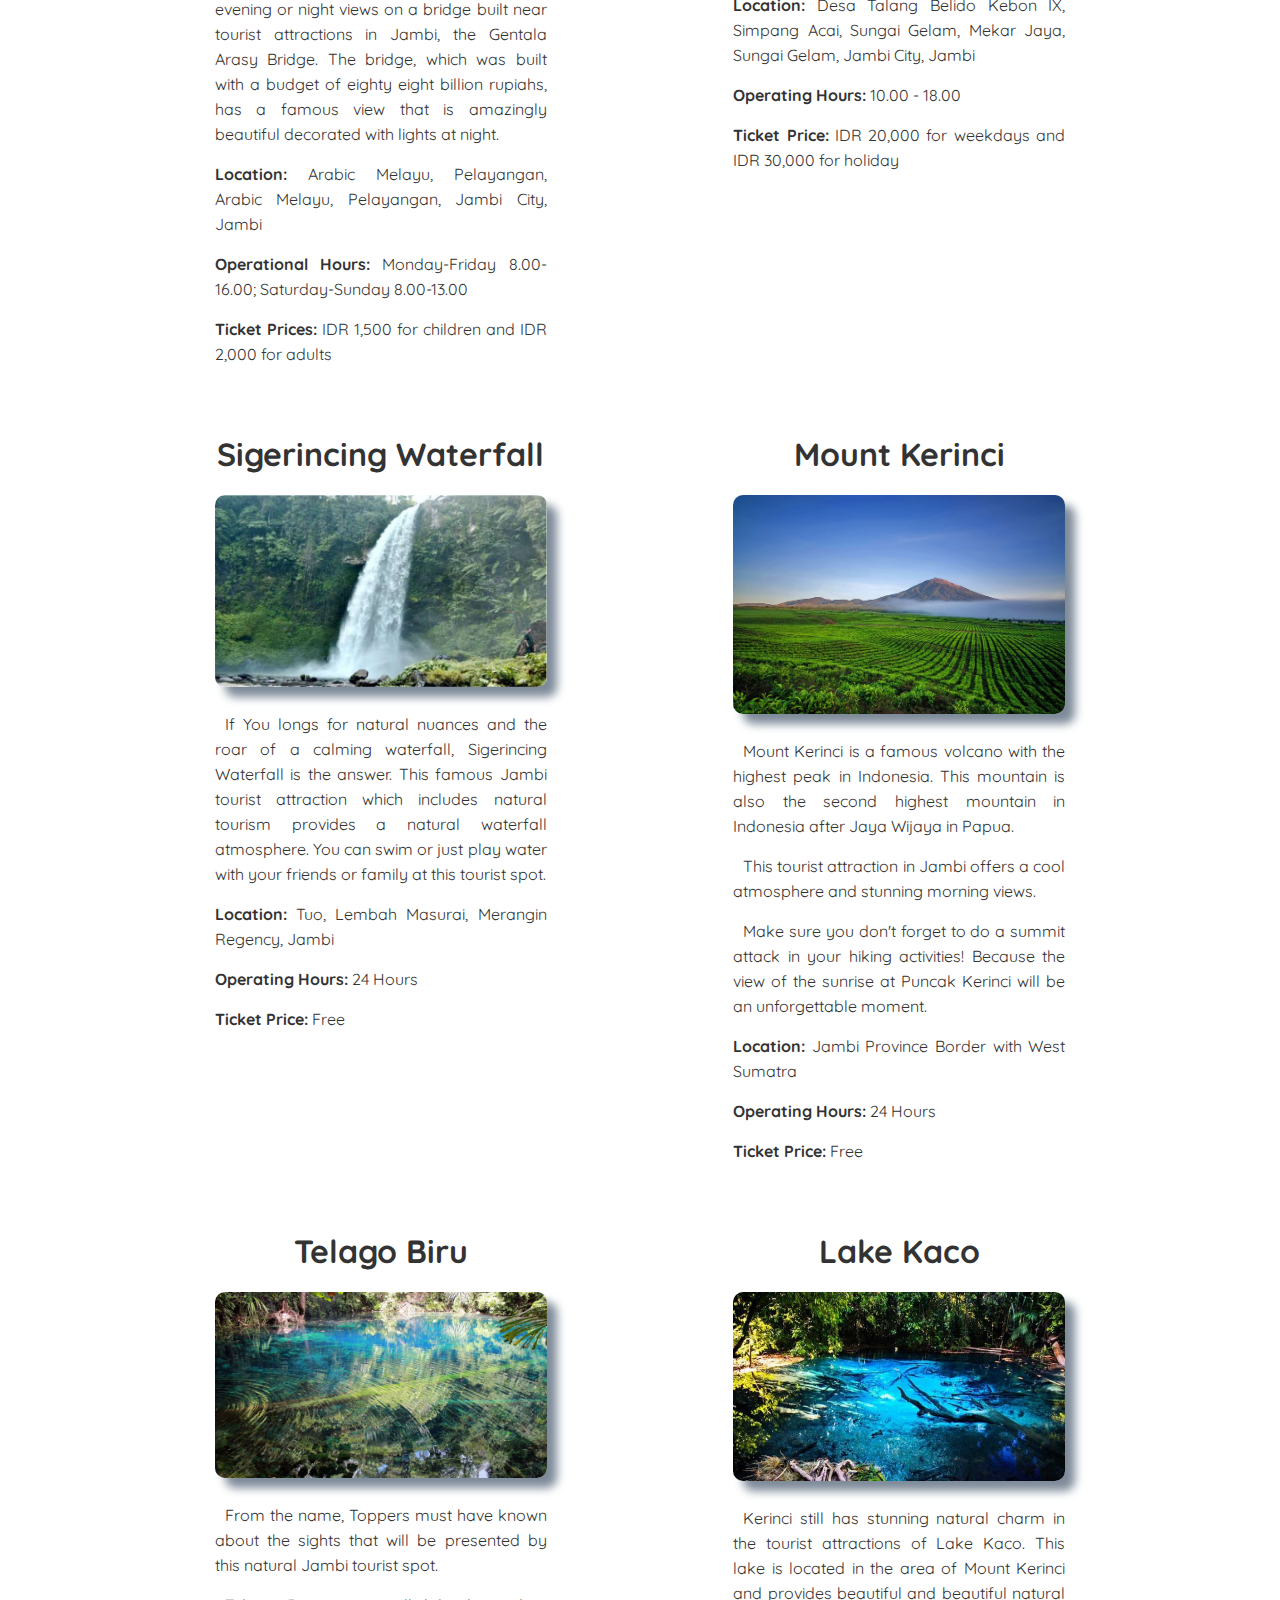
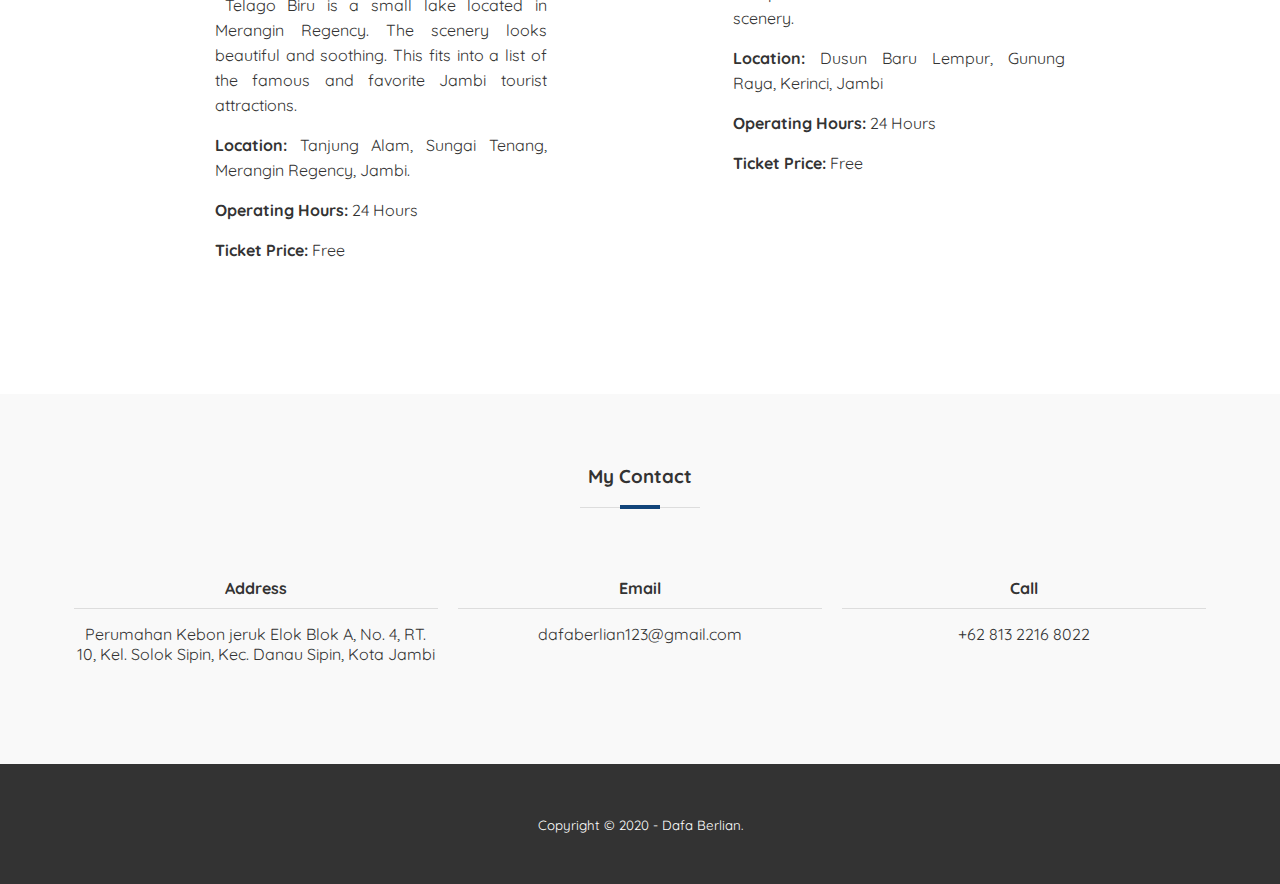
<file: tourist/index.html>
<!DOCTYPE html>
<html>

<head>
  <meta charset="utf-8">
  <meta name="viewport" content="width=device-width, initial-scale=1">
  <title>Tourist - Dafa Berlian</title>
  <link rel="shortcut icon" href="../img/favicon.ico" type="image/x-icon" />
  <link rel="stylesheet" type="text/css" href="css/style.css">
  <link href="https://fonts.googleapis.com/css2?family=Courgette&display=swap" rel="stylesheet">
  <link href="https://fonts.googleapis.com/css2?family=Quicksand:wght@500&display=swap" rel="stylesheet">
</head>

<body>
  <input type="checkbox" id="check">
  <div class="sidebar">
    <ul>
      <a href="../profile/"><li>Profile</li></a>
      <a href="../hometown/"><li>Hometown</li></a>
      <a href="../food/"><li>Food</li></a>
      <a href="../tourist/"><li>Tourist</li></a>
    </ul>
  </div>

  <header>
    <div class="container">
      <h1><a href="../">DAFA BERLIAN</a></h1>
      <ul>
        <a href="../profile/"><li>Profile</li></a>
        <a href="../hometown/"><li>Hometown</li></a>
        <a href="../food/"><li>Food</li></a>
        <a href="../tourist/"><li>Tourist</li></a>
      </ul>

      <label for="check" class="mobile-menu">
        <div></div>
        <div></div>
        <div></div>
      </label>
    </div>
  </header>

  <section class="banner">
    <div class="container">
      <div class="banner-left">
        <h1>Jambi Tourism Destination</h1>
      </div>
    </div>
  </section>

  <section id="about">
    <h3>Let me show you the beauty of Jambi</h3>
    <div class="container">
      <div class="item">
        <h1>Gentala Arasy</h1>
        <img src="img/gentala.jpg" alt="gentala">
        <p>Gentala Arasy is a cultural museum which is popular as a symbol of Islam in Jambi City. The Museum Tour in Jambi is home to hundreds of collections of historical objects that have witnessed the journey of Islam in Jambi. These collections were obtained from scholars who donated them, bought them, or borrowed them from several institutions.</p>
        <p>You can take a walk while looking at the evening or night views on a bridge built near tourist attractions in Jambi, the Gentala Arasy Bridge. The bridge, which was built with a budget of eighty eight billion rupiahs, has a famous view that is amazingly beautiful decorated with lights at night.</p>
        <p style="text-indent: 0;"><b>Location:</b> Arabic Melayu, Pelayangan, Arabic Melayu, Pelayangan, Jambi City, Jambi</p>
        <p style="text-indent: 0;"><b>Operational Hours:</b> Monday-Friday 8.00-16.00; Saturday-Sunday 8.00-13.00</p>
        <p style="text-indent: 0;"><b>Ticket Prices:</b> IDR 1,500 for children and IDR 2,000 for adults</p>
      </div>
      
      <div class="item">
        <h1>Jambi Paradise</h1>
        <img src="img/paradise.jpg" alt="Jambi Paradise">
        <p>Jambi Paradise is one of Jambi's tourist attractions in the form of a water park that you can visit in Jambi City. Not only does it provide a place to play water, you can also take a leisurely walk with a beautiful view .</p>
        <p>If you choose to relax with your family, Jambi Paradise could be one of the most popular and favorite Jambi tourist attractions for you.</p>
        <p style="text-indent: 0;"><b>Location:</b> Desa Talang Belido Kebon IX, Simpang Acai, Sungai Gelam, Mekar Jaya, Sungai Gelam, Jambi City, Jambi</p>
        <p style="text-indent: 0;"><b>Operating Hours:</b> 10.00 - 18.00</p>
        <p style="text-indent: 0;"><b>Ticket Price:</b> IDR 20,000 for weekdays and IDR 30,000 for holiday</p>
      </div>

      <div class="item">
        <h1>Sigerincing Waterfall</h1>
        <img src="img/sigerincing.jpg" alt="Sigerincing Waterfall">
        <p>If You longs for natural nuances and the roar of a calming waterfall, Sigerincing Waterfall is the answer. This famous Jambi tourist attraction which includes natural tourism provides a natural waterfall atmosphere. You can swim or just play water with your friends or family at this tourist spot.</p>
        <p style="text-indent: 0;"><b>Location:</b> Tuo, Lembah Masurai, Merangin Regency, Jambi</p>
        <p style="text-indent: 0;"><b>Operating Hours:</b> 24 Hours</p>
        <p style="text-indent: 0;"><b>Ticket Price:</b> Free</p>
      </div>

      <div class="item">
        <h1>Mount Kerinci</h1>
        <img src="img/kerinci.jpg" alt="Kerinci">
        <p>Mount Kerinci is a famous volcano with the highest peak in Indonesia. This mountain is also the second highest mountain in Indonesia after Jaya Wijaya in Papua.</p>
        <p>This tourist attraction in Jambi offers a cool atmosphere and stunning morning views.</p>
        <p>Make sure you don't forget to do a summit attack in your hiking activities! Because the view of the sunrise at Puncak Kerinci will be an unforgettable moment.</p>
        <p style="text-indent: 0;"><b>Location:</b> Jambi Province Border with West Sumatra</p>
        <p style="text-indent: 0;"><b>Operating Hours:</b> 24 Hours</p>
        <p style="text-indent: 0;"><b>Ticket Price:</b> Free</p>
      </div>

      <div class="item">
        <h1>Telago Biru</h1>
        <img src="img/telaga biru 1.jpg" alt="Telago biru">
        <p>From the name, Toppers must have known about the sights that will be presented by this natural Jambi tourist spot.</p>
        <p>Telago Biru is a small lake located in Merangin Regency. The scenery looks beautiful and soothing. This fits into a list of the famous and favorite Jambi tourist attractions.</p>
        <p style="text-indent: 0;"><b>Location:</b> Tanjung Alam, Sungai Tenang, Merangin Regency, Jambi.</p>
        <p style="text-indent: 0;"><b>Operating Hours:</b> 24 Hours</p>
        <p style="text-indent: 0;"><b>Ticket Price:</b> Free</p>
      </div>

      <div class="item">
        <h1>Lake Kaco</h1>
        <img src="img/kaco.jpeg" alt="Lake Kaco">
        <p>Kerinci still has stunning natural charm in the tourist attractions of Lake Kaco. This lake is located in the area of ​​Mount Kerinci and provides beautiful and beautiful natural scenery.</p>
        <p style="text-indent: 0;"><b>Location:</b> Dusun Baru Lempur, Gunung Raya, Kerinci, Jambi</p>
        <p style="text-indent: 0;"><b>Operating Hours:</b> 24 Hours</p>
        <p style="text-indent: 0;"><b>Ticket Price:</b> Free</p>
      </div>
    </div>
    </div>
  </section>

  <section id="contact">
    <div class="container">
      <h3>My Contact</h3>
      <div class="col-3">
        <h4>Address</h4>
        <p>Perumahan Kebon jeruk Elok Blok A, No. 4, RT. 10, Kel. Solok Sipin, Kec. Danau Sipin, Kota Jambi</p>
      </div>

      <div class="col-3">
        <h4>Email</h4>
        <p>dafaberlian123@gmail.com</p>
      </div>

      <div class="col-3">
        <h4>Call</h4>
        <p>+62 813 2216 8022</p>
      </div>
    </div>
  </section>

  <footer>
    <div class="container">
      <small>Copyright &copy; 2020 - Dafa Berlian.</small>
    </div>
  </footer>

</body>

</html>
</file>
<file: css/style.css>
* {
  padding: 0;
  margin: 0;
  font-family: 'Quicksand', sans-serif;
  color: #333;
}

header {
  height: 70px;
  position: fixed;
  z-index: 999;
}

header .container {
  position: fixed;
  width: 100%;
}

header h1 {
  display: inline-block;
  float: left;
  padding: 15px 24px;
  text-transform: uppercase;
  padding-left: 3%;
}

header h1 a {
  transition: .3s;
}

header ul {
  float: right;
}

header ul a li {
  padding: 24px;
  display: inline-block;
}

header ul a li {
  transition: .3s;
  color: #f9f9f9;

}

header ul a li:hover {
  color: #c29533;
}

a {
  text-decoration: none;
  color: #f9f9f9;
}

.container {
  width: 90%;
  margin: 0 auto;
}

.container::after {
  content: '';
  display: block;
  clear: both;
}

.mobile-menu {
  float: right;
  display: none;
  padding: 18px;
}

.mobile-menu:hover {
  cursor: pointer;
}

#check {
  display: none;
}

.sidebar {
  position: fixed;
  top: 0;
  bottom: 0;
  left: -300px;
  width: 300px;
  background-color: rgba(62, 68, 75, 0.9);
  transition: .3s;
  z-index: 9999;
}

.sidebar ul a li {
  color: #fff;
}

.sidebar ul a li {
  padding: 24px;
  transition: .3s;
  transition-property: background-color;
}

.sidebar ul a li:hover {
  background-color: #448cda;
}

#check:checked~.sidebar {
  left: 0;
}

.banner{
  position: relative;
  background-image: linear-gradient(rgba(0, 0, 0, 0.5), rgba(0, 0, 0, 0.5)),url("../img/dafa.jpg");
  height: 100%;
  background-position: center;
  background-repeat: no-repeat;
  background-size: cover;
  padding: 20% 0;
}

section {
  padding: 50px 0;
}

.banner img {
  width: 45%;
  float: right;
  border-radius: 10px;
  box-shadow: 10px 10px 10px #12457a;
}

.banner h2,
.banner p,
.banner span,
.banner h1 {
  /* font-family: 'Courgette', cursive; */
  font-family: 'Rock Salt', cursive;
  color: #fff;
}

.banner h1 {
  font-size: 700%;
  text-align: center;
  color: white;
  text-shadow: 4px 4px 5px #333;
}

.banner-left {
  padding-left: 24px;
}

section h3 {
  padding-bottom: 20px;
  text-align: center;
  margin: 20px;
  position: relative;
}

section h3::before {
  content: '';
  display: block;
  position: absolute;
  bottom: 0;
  width: 120px;
  height: 1px;
  background-color: #ddd;
  left: calc(50% - 60px);
}

section h3::after {
  content: '';
  display: block;
  position: absolute;
  bottom: -1px;
  width: 40px;
  height: 4px;
  background-color: #12457a;
  left: calc(50% - 20px);
}

#about .item {
  width: 100%
}

#about .container {
  display: flex;
  flex-wrap: wrap;
  /* padding: 5% 10%; */
  text-align: center;
}

#about .container .item{
  flex: 0 50%;
  /*demo*/
  /* border: red solid; */
  padding: 0 5%;
  padding-bottom: 5%;
  box-sizing:border-box;
}

#about{
  padding: 5% 5%;
}

#about img {
  width: 80%;
  margin: 5%;
  border-radius: 10px;
  box-shadow: 10px 10px 10px #7d8a99;
}

.textbox{
  width: 50%;
}

#about p {
  text-align: justify;
  text-indent: 3%;
  /* text-indent: 30px; */
  line-height: 25px;
  margin-bottom: 15px;
  padding: 0 10%;
}

#skills,
#contact {
  background-color: #f9f9f9;
}

#skills .bar {
  height: 30px;
  background-color: #fff;
  border: 1px solid #ddd;
  margin: 5px 0 20px 0;
}

.bar .nilai {
  height: 30px;
  background-color: #448cda;
  display: inline-block;
  color: #fff;
  text-align: center;
}

.programming {
  width: 90%;
}

.laravel {
  width: 30%;
}

.codeigniter {
  width: 45%;
}

.php {
  width: 50%;
}

.cpp {
  width: 85%;
}

.col-4 {
  width: 25%;
  box-sizing: border-box;
  padding: 5px;
  float: left;
  text-align: center;
  margin-bottom: 15px;
}

.col-4 img {
  width: 100%;
}

.col-4 a:hover img {
  transform: scale(1.2);
}

.col-3 {
  width: 33.33%;
  box-sizing: border-box;
  float: left;
  text-align: center;
  padding: 50px 10px;
}

.col-3 h4 {
  padding-bottom: 10px;
  border-bottom: 1px solid #ddd;
  margin-bottom: 15px;
}

footer {
  background-color: #333;
  padding: 50px;
  text-align: center;
}

footer small {
  color: #fff;
}

html {
  scroll-behavior: smooth;
}

@media (max-width: 768px) {
  .mobile-menu {
      display: block;
  }
  .mobile-menu div {
      width: 35px;
      height: 5px;
      background-color: rgb(255, 255, 255);
      margin: 6px 0;
  }
  header ul {
      display: none;
  }
  .col-4 {
      width: 50%;
  }
  .col-3 {
      width: 100%;
  }
}
</file>
<file: food/css/style.css>
* {
  padding: 0;
  margin: 0;
  font-family: 'Quicksand', sans-serif;
  color: #333;
}

header {
  height: 70px;
  position: fixed;
  z-index: 999;
}

header .container {
  position: fixed;
  width: 100%;
}

header h1 {
  display: inline-block;
  float: left;
  padding: 15px 24px;
  text-transform: uppercase;
  padding-left: 3%;
}

header h1 a {
  transition: .3s;
}

header ul {
  float: right;
}

header ul a li {
  padding: 24px;
  display: inline-block;
}

header ul a li {
  transition: .3s;
  color: #f9f9f9;

}

header ul a li:hover {
  color: #c29533;
}

a {
  text-decoration: none;
  color: #f9f9f9;
}

.container {
  width: 90%;
  margin: 0 auto;
}

.container::after {
  content: '';
  display: block;
  clear: both;
}

.mobile-menu {
  float: right;
  display: none;
  padding: 18px;
}

.mobile-menu:hover {
  cursor: pointer;
}

#check {
  display: none;
}

.sidebar {
  position: fixed;
  top: 0;
  bottom: 0;
  left: -300px;
  width: 300px;
  background-color: rgba(62, 68, 75, 0.9);
  transition: .3s;
  z-index: 9999;
}

.sidebar ul a li {
  color: #fff;
}

.sidebar ul a li {
  padding: 24px;
  transition: .3s;
  transition-property: background-color;
}

.sidebar ul a li:hover {
  background-color: #448cda;
}

#check:checked~.sidebar {
  left: 0;
}

.banner{
  position: relative;
  background-image: linear-gradient(rgba(0, 0, 0, 0.5), rgba(0, 0, 0, 0.5)),url("../img/fooood.jpg");
  height: 100%;
  background-position: center;
  background-repeat: no-repeat;
  background-size: cover;
  padding: 20% 0;
}

section {
  padding: 50px 0;
}

.banner img {
  width: 45%;
  float: right;
  border-radius: 10px;
  box-shadow: 10px 10px 10px #12457a;
}

.banner h2,
.banner p,
.banner span,
.banner h1 {
  font-family: 'Courgette', cursive;
  color: #fff;
}

.banner h1 {
  font-size: 1000%;
  text-align: center;
  color: white;
  text-shadow: 4px 4px 5px #333;
}

.banner-left {
  padding-left: 24px;
}

section h3 {
  padding-bottom: 20px;
  text-align: center;
  margin: 20px;
  position: relative;
}

section h3::before {
  content: '';
  display: block;
  position: absolute;
  bottom: 0;
  width: 120px;
  height: 1px;
  background-color: #ddd;
  left: calc(50% - 60px);
}

section h3::after {
  content: '';
  display: block;
  position: absolute;
  bottom: -1px;
  width: 40px;
  height: 4px;
  background-color: #12457a;
  left: calc(50% - 20px);
}

#about .item {
  width: 100%
}

#about .container {
  display: flex;
  flex-wrap: wrap;
  /* padding: 5% 10%; */
  text-align: center;
}

#about .container .item{
  flex: 0 50%;
  /*demo*/
  /* border: red solid; */
  padding: 0 5%;
  padding-bottom: 5%;
  box-sizing:border-box;
}

#about{
  padding: 5% 5%;
}

#about img {
  width: 80%;
  margin: 5%;
  border-radius: 10px;
  box-shadow: 10px 10px 10px #7d8a99;
}

.textbox{
  width: 50%;
}

#about p {
  text-align: justify;
  text-indent: 3%;
  /* text-indent: 30px; */
  line-height: 25px;
  margin-bottom: 15px;
  padding: 0 10%;
}

#skills,
#contact {
  background-color: #f9f9f9;
}

#skills .bar {
  height: 30px;
  background-color: #fff;
  border: 1px solid #ddd;
  margin: 5px 0 20px 0;
}

.bar .nilai {
  height: 30px;
  background-color: #448cda;
  display: inline-block;
  color: #fff;
  text-align: center;
}

.programming {
  width: 90%;
}

.laravel {
  width: 30%;
}

.codeigniter {
  width: 45%;
}

.php {
  width: 50%;
}

.cpp {
  width: 85%;
}

.col-4 {
  width: 25%;
  box-sizing: border-box;
  padding: 5px;
  float: left;
  text-align: center;
  margin-bottom: 15px;
}

.col-4 img {
  width: 100%;
}

.col-4 a:hover img {
  transform: scale(1.2);
}

.col-3 {
  width: 33.33%;
  box-sizing: border-box;
  float: left;
  text-align: center;
  padding: 50px 10px;
}

.col-3 h4 {
  padding-bottom: 10px;
  border-bottom: 1px solid #ddd;
  margin-bottom: 15px;
}

footer {
  background-color: #333;
  padding: 50px;
  text-align: center;
}

footer small {
  color: #fff;
}

html {
  scroll-behavior: smooth;
}

@media (max-width: 768px) {
  .mobile-menu {
      display: block;
  }
  .mobile-menu div {
      width: 35px;
      height: 5px;
      background-color: rgb(255, 255, 255);
      margin: 6px 0;
  }
  header ul {
      display: none;
  }
  .col-4 {
      width: 50%;
  }
  .col-3 {
      width: 100%;
  }
}
</file>
<file: hometown/css/style.css>
* {
  padding: 0;
  margin: 0;
  font-family: 'Quicksand', sans-serif;
  color: #333;
}

header {
  height: 70px;
  position: fixed;
  z-index: 999;
}

header .container {
  position: fixed;
  width: 100%;
}

header h1 {
  display: inline-block;
  float: left;
  padding: 15px 24px;
  text-transform: uppercase;
  padding-left: 3%;
}

header h1 a {
  transition: .3s;
}

header ul {
  float: right;
}

header ul a li {
  padding: 24px;
  display: inline-block;
}

header ul a li {
  transition: .3s;
  color: #f9f9f9;

}

header ul a li:hover {
  color: #86b9f0;
}

a {
  text-decoration: none;
  color: #f9f9f9;
}

.container {
  width: 90%;
  margin: 0 auto;
}

.container::after {
  content: '';
  display: block;
  clear: both;
}

.mobile-menu {
  float: right;
  display: none;
  padding: 18px;
}

.mobile-menu:hover {
  cursor: pointer;
}

#check {
  display: none;
}

.sidebar {
  position: fixed;
  top: 0;
  bottom: 0;
  left: -300px;
  width: 300px;
  background-color: rgba(16, 47, 80, 0.9);
  transition: .3s;
  z-index: 9999;
}

.sidebar ul a li {
  color: #fff;
}

.sidebar ul a li {
  padding: 24px;
  transition: .3s;
  transition-property: background-color;
}

.sidebar ul a li:hover {
  background-color: #448cda;
}

#check:checked~.sidebar {
  left: 0;
}

.banner{
  position: relative;
  background-image: linear-gradient(rgba(0, 0, 0, 0.2), rgba(0, 0, 0, 0.2)),url("../img/gentala.jpg");
  height: 100%;
  background-position: center;
  background-repeat: no-repeat;
  background-size: cover;
  padding: 20% 0;
}

section {
  padding: 50px 0;
}

.banner img {
  width: 45%;
  float: right;
  border-radius: 10px;
  box-shadow: 10px 10px 10px #12457a;
}

.banner h2,
.banner p,
.banner span,
.banner h1 {
  font-family: 'Courgette', cursive;
  color: #fff;
}

.banner h1 {
  font-size: 1000%;
  text-align: center;
  color: white;
  text-shadow: 4px 4px 5px #333;
}

.banner-left {
  padding-left: 24px;
}

section h3 {
  padding-bottom: 20px;
  text-align: center;
  margin: 20px;
  position: relative;
}

section h3::before {
  content: '';
  display: block;
  position: absolute;
  bottom: 0;
  width: 120px;
  height: 1px;
  background-color: #ddd;
  left: calc(50% - 60px);
}

section h3::after {
  content: '';
  display: block;
  position: absolute;
  bottom: -1px;
  width: 40px;
  height: 4px;
  background-color: #12457a;
  left: calc(50% - 20px);
}

#about{
  padding: 5% 0;
}

#about img {
  width: 45%;
  float: right;
  border-radius: 10px;
  box-shadow: 10px 10px 10px #7d8a99;
}

.textbox{
  width: 50%;
}

.textbox p{
  text-indent: 3%;
}

#about p {
  text-align: justify;
  /* text-indent: 30px; */
  line-height: 25px;
  margin-bottom: 15px;
  padding-right: 10px;
}

#skills,
#contact {
  background-color: #f9f9f9;
}

#skills .bar {
  height: 30px;
  background-color: #fff;
  border: 1px solid #ddd;
  margin: 5px 0 20px 0;
}

.bar .nilai {
  height: 30px;
  background-color: #448cda;
  display: inline-block;
  color: #fff;
  text-align: center;
}

.programming {
  width: 90%;
}

.laravel {
  width: 30%;
}

.codeigniter {
  width: 45%;
}

.php {
  width: 50%;
}

.cpp {
  width: 85%;
}

.col-4 {
  width: 25%;
  box-sizing: border-box;
  padding: 5px;
  float: left;
  text-align: center;
  margin-bottom: 15px;
}

.col-4 img {
  width: 100%;
}

.col-4 a:hover img {
  transform: scale(1.2);
}

.col-3 {
  width: 33.33%;
  box-sizing: border-box;
  float: left;
  text-align: center;
  padding: 50px 10px;
}

.col-3 h4 {
  padding-bottom: 10px;
  border-bottom: 1px solid #ddd;
  margin-bottom: 15px;
}

footer {
  background-color: #333;
  padding: 50px;
  text-align: center;
}

footer small {
  color: #fff;
}

html {
  scroll-behavior: smooth;
}

@media (max-width: 768px) {
  .mobile-menu {
      display: block;
  }
  .mobile-menu div {
      width: 35px;
      height: 5px;
      background-color: rgb(255, 255, 255);
      margin: 6px 0;
  }
  header ul {
      display: none;
  }
  .col-4 {
      width: 50%;
  }
  .col-3 {
      width: 100%;
  }
}
</file>
<file: profile/css/style.css>
* {
  padding: 0;
  margin: 0;
  font-family: 'Quicksand', sans-serif;
  color: #333;
}

header {
  height: 70px;
  position: fixed;
  z-index: 999;
}

header .container {
  position: fixed;
  width: 100%;
}

header h1 {
  display: inline-block;
  float: left;
  padding: 15px 24px;
  text-transform: uppercase;
  padding-left: 3%;
}

header h1 a {
  transition: .3s;
}

header ul {
  float: right;
}

header ul a li {
  padding: 24px;
  display: inline-block;
}

header ul a li {
  transition: .3s;
  color: #f9f9f9;

}

header ul a li:hover {
  color: #6eb4ff;
}

a {
  text-decoration: none;
  color: #f9f9f9;
}

.container {
  width: 90%;
  margin: 0 auto;
}

.container::after {
  content: '';
  display: block;
  clear: both;
}

.mobile-menu {
  float: right;
  display: none;
  padding: 18px;
}

.mobile-menu:hover {
  cursor: pointer;
}

#check {
  display: none;
}

.sidebar {
  position: fixed;
  top: 0;
  bottom: 0;
  left: -300px;
  width: 300px;
  background-color: rgba(16, 47, 80, .9);
  transition: .3s;
  z-index: 9999;
}

.sidebar ul a li {
  color: #fff;
}

.sidebar ul a li {
  padding: 24px;
  transition: .3s;
  transition-property: background-color;
}

.sidebar ul a li:hover {
  background-color: #448cda;
}

#check:checked~.sidebar {
  left: 0;
}

.banner {
  background-color: #1F68B6;
  padding: 8% 0;
}

section {
  padding: 50px 0;
}

.banner img {
  width: 45%;
  float: right;
  border-radius: 10px;
  box-shadow: 10px 10px 10px #12457a;
}

.banner h2,
.banner p,
.banner span,
.banner h1 {
  color: #fff;
}

.banner h2 {
  margin-top: 5%;
}

.banner h1 {
  padding-top: 7%;
  font-size: 40px;
  margin: 20px 20px 20px 0;
  padding-right: 10px;
}

.banner-left {
  padding-left: 24px;
}

section h3 {
  padding-bottom: 20px;
  text-align: center;
  margin: 20px;
  position: relative;
}

section h3::before {
  content: '';
  display: block;
  position: absolute;
  bottom: 0;
  width: 120px;
  height: 1px;
  background-color: #ddd;
  left: calc(50% - 60px);
}

section h3::after {
  content: '';
  display: block;
  position: absolute;
  bottom: -1px;
  width: 40px;
  height: 4px;
  background-color: #12457a;
  left: calc(50% - 20px);
}

#about p {
  text-align: justify;
  text-indent: 30px;
  line-height: 25px;
  margin-bottom: 15px;
}

#skills,
#contact {
  background-color: #f9f9f9;
}

#skills .bar {
  height: 30px;
  background-color: #fff;
  border: 1px solid #ddd;
  margin: 5px 0 20px 0;
}

.bar .nilai {
  height: 30px;
  background-color: #448cda;
  display: inline-block;
  color: #fff;
  text-align: center;
}

.programming {
  width: 90%;
}

.laravel {
  width: 30%;
}

.codeigniter {
  width: 45%;
}

.php {
  width: 50%;
}

.py {
  width: 55%;
}

.cpp {
  width: 85%;
}

.col-4 {
  width: 25%;
  box-sizing: border-box;
  padding: 5px;
  float: left;
  text-align: center;
  margin-bottom: 15px;
}

.col-4 img {
  width: 100%;
}

.col-4 a:hover img {
  transform: scale(1.2);
}

.col-3 {
  width: 33.33%;
  box-sizing: border-box;
  float: left;
  text-align: center;
  padding: 50px 10px;
}

.col-3 h4 {
  padding-bottom: 10px;
  border-bottom: 1px solid #ddd;
  margin-bottom: 15px;
}

.cv .vertical-center {
  margin: 0 30%;
  text-align: center;
}

.vertical-center img{
  width: 50%
}

.vertical-center img:hover  {
  opacity: 0.1;
  text-shadow: 5px 5px 5px #12457a;
  transition: 0.3s;
}

footer {
  background-color: #333;
  padding: 50px;
  text-align: center;
}

footer small {
  color: #fff;
}

html {
  scroll-behavior: smooth;
}

@media (max-width: 768px) {
  .mobile-menu {
      display: block;
  }
  .mobile-menu div {
      width: 35px;
      height: 5px;
      background-color: rgb(255, 255, 255);
      margin: 6px 0;
  }
  header ul {
      display: none;
  }
  .col-4 {
      width: 50%;
  }
  .col-3 {
      width: 100%;
  }
}
</file>
<file: tourist/css/style.css>
* {
  padding: 0;
  margin: 0;
  font-family: 'Quicksand', sans-serif;
  color: #333;
}

header {
  height: 70px;
  position: fixed;
  z-index: 999;
}

header .container {
  position: fixed;
  width: 100%;
}

header h1 {
  display: inline-block;
  float: left;
  padding: 15px 24px;
  text-transform: uppercase;
  padding-left: 3%;
}

header h1 a {
  transition: .3s;
}

header ul {
  float: right;
}

header ul a li {
  padding: 24px;
  display: inline-block;
}

header ul a li {
  transition: .3s;
  color: #f9f9f9;

}

header ul a li:hover {
  color: #6eb4ff;

}

a {
  text-decoration: none;
  color: #f9f9f9;
}

.container {
  width: 90%;
  margin: 0 auto;
}

.container::after {
  content: '';
  display: block;
  clear: both;
}

.mobile-menu {
  float: right;
  display: none;
  padding: 18px;
}

.mobile-menu:hover {
  cursor: pointer;
}

#check {
  display: none;
}

.sidebar {
  position: fixed;
  top: 0;
  bottom: 0;
  left: -300px;
  width: 300px;
  background-color: rgba(62, 68, 75, 0.9);
  transition: .3s;
  z-index: 9999;
}

.sidebar ul a li {
  color: #fff;
}

.sidebar ul a li {
  padding: 24px;
  transition: .3s;
  transition-property: background-color;
}

.sidebar ul a li:hover {
  background-color: #448cda;
}

#check:checked~.sidebar {
  left: 0;
}

.banner{
  position: relative;
  background-image: linear-gradient(rgba(0, 0, 0, 0), rgba(0, 0, 0, 0.3)),url("../img/kerinci.jpg");
  height: 100%;
  background-position: center;
  background-repeat: no-repeat;
  background-size: cover;
  padding: 20% 0;
}

section {
  padding: 50px 0;
}

.banner img {
  width: 45%;
  float: right;
  border-radius: 10px;
  box-shadow: 10px 10px 10px #12457a;
}

.banner h2,
.banner p,
.banner span,
.banner h1 {
  font-family: 'Courgette', cursive;
  color: #fff;
}

.banner h1 {
  font-size: 1000%;
  text-align: center;
  color: white;
  text-shadow: 4px 4px 5px #333;
}

.banner-left {
  padding-left: 24px;
}

section h3 {
  padding-bottom: 20px;
  text-align: center;
  margin: 20px;
  position: relative;
}

section h3::before {
  content: '';
  display: block;
  position: absolute;
  bottom: 0;
  width: 120px;
  height: 1px;
  background-color: #ddd;
  left: calc(50% - 60px);
}

section h3::after {
  content: '';
  display: block;
  position: absolute;
  bottom: -1px;
  width: 40px;
  height: 4px;
  background-color: #12457a;
  left: calc(50% - 20px);
}

#about .item {
  width: 100%
}

#about .container {
  display: flex;
  flex-wrap: wrap;
  /* padding: 5% 10%; */
  text-align: center;
}

#about .container .item{
  flex: 0 50%;
  /*demo*/
  /* border: red solid; */
  padding: 0 5%;
  padding-bottom: 5%;
  box-sizing:border-box;
}

#about{
  padding: 5% 5%;
}

#about img {
  width: 80%;
  margin: 5%;
  border-radius: 10px;
  box-shadow: 10px 10px 10px #7d8a99;
}

.textbox{
  width: 50%;
}

#about p {
  text-align: justify;
  text-indent: 3%;
  /* text-indent: 30px; */
  line-height: 25px;
  margin-bottom: 15px;
  padding: 0 10%;
}

#skills,
#contact {
  background-color: #f9f9f9;
}

#skills .bar {
  height: 30px;
  background-color: #fff;
  border: 1px solid #ddd;
  margin: 5px 0 20px 0;
}

.bar .nilai {
  height: 30px;
  background-color: #448cda;
  display: inline-block;
  color: #fff;
  text-align: center;
}

.programming {
  width: 90%;
}

.laravel {
  width: 30%;
}

.codeigniter {
  width: 45%;
}

.php {
  width: 50%;
}

.cpp {
  width: 85%;
}

.col-4 {
  width: 25%;
  box-sizing: border-box;
  padding: 5px;
  float: left;
  text-align: center;
  margin-bottom: 15px;
}

.col-4 img {
  width: 100%;
}

.col-4 a:hover img {
  transform: scale(1.2);
}

.col-3 {
  width: 33.33%;
  box-sizing: border-box;
  float: left;
  text-align: center;
  padding: 50px 10px;
}

.col-3 h4 {
  padding-bottom: 10px;
  border-bottom: 1px solid #ddd;
  margin-bottom: 15px;
}

footer {
  background-color: #333;
  padding: 50px;
  text-align: center;
}

footer small {
  color: #fff;
}

html {
  scroll-behavior: smooth;
}

@media (max-width: 768px) {
  .mobile-menu {
      display: block;
  }
  .mobile-menu div {
      width: 35px;
      height: 5px;
      background-color: rgb(255, 255, 255);
      margin: 6px 0;
  }
  header ul {
      display: none;
  }
  .col-4 {
      width: 50%;
  }
  .col-3 {
      width: 100%;
  }
}
</file>
